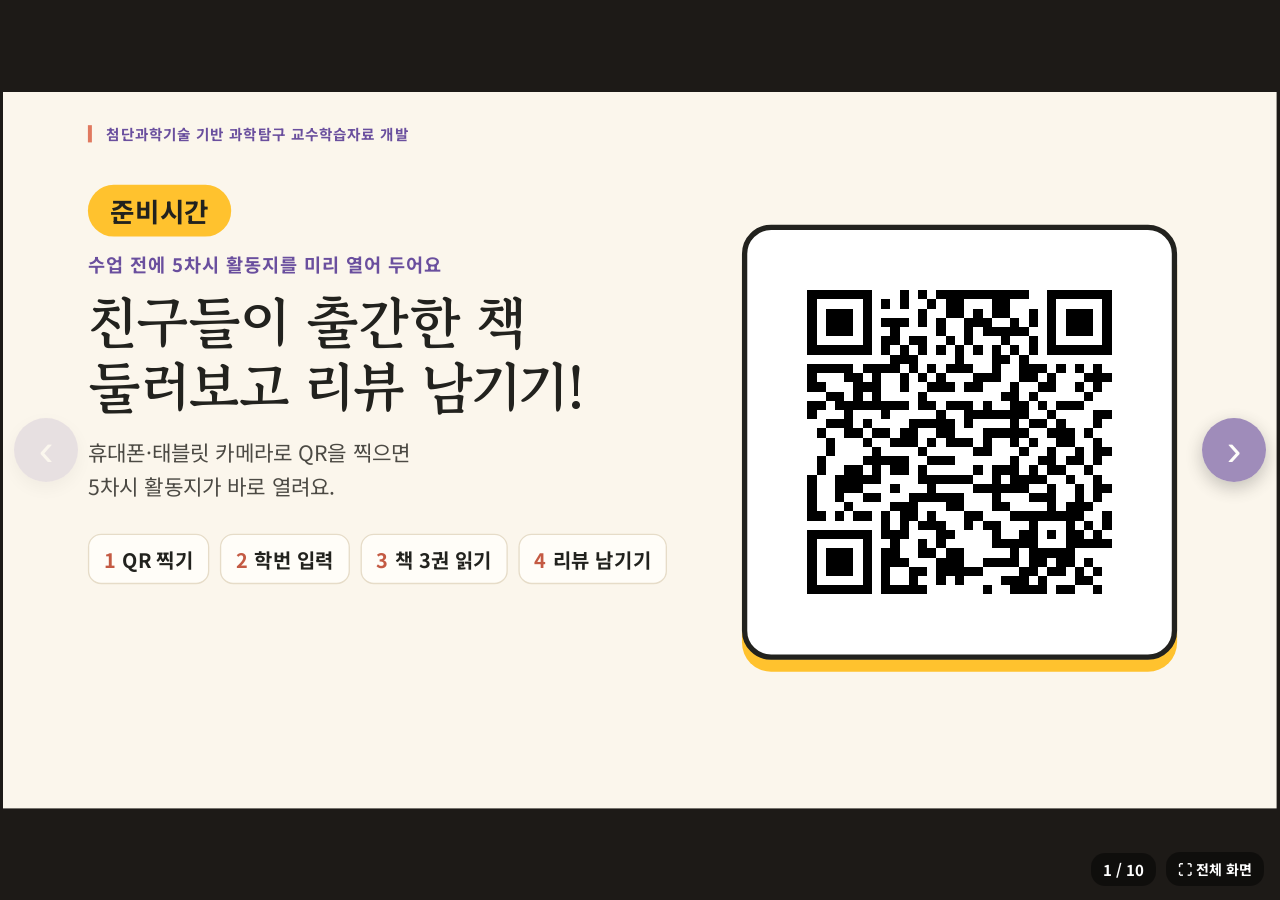
<file: bookfair/index.html>
<!doctype html><html lang="ko"><head><meta charset="utf-8"><base href="/bookfair/">
<meta name="viewport" content="width=device-width,initial-scale=1">
<title>우리가 만드는 디지털 과학책 · 출간 기념 북 페어</title>
<link rel="icon" href="data:image/svg+xml,%3Csvg xmlns='http://www.w3.org/2000/svg' viewBox='0 0 64 64'%3E%3Crect x='10' y='8' width='44' height='48' rx='6' fill='%236A4F9E'/%3E%3Crect x='16' y='8' width='6' height='48' fill='%23E0795F'/%3E%3C/svg%3E">
<link rel="preconnect" href="https://fonts.googleapis.com"><link rel="preconnect" href="https://fonts.gstatic.com" crossorigin>
<link href="https://fonts.googleapis.com/css2?family=Gowun+Batang:wght@400;700&family=Noto+Sans+KR:wght@400;500;700&display=swap" rel="stylesheet">
<link rel="stylesheet" href="deck.css"><link rel="stylesheet" href="player.css"></head><body>
<div id="stage"><section id="qr5" class="cream">
<div class="qrleft">
<p class="prep pop">준비시간</p><p class="eyebrow rise">수업 전에 5차시 활동지를 미리 열어 두어요</p>
<h2 class="rise d1 qrt">친구들이 출간한 책<br>둘러보고 리뷰 남기기!</h2>
<p class="lead rise d2">휴대폰·태블릿 카메라로 QR을 찍으면<br>5차시 활동지가 바로 열려요.</p>
<div class="qrsteps rise d3"><p><b>1</b>QR 찍기</p><p><b>2</b>학번 입력</p><p><b>3</b>책 3권 읽기</p><p><b>4</b>리뷰 남기기</p></div>
</div>
<div class="qrbig pop d2"><img src="assets/qr5.png" alt="5차시 활동지 QR 코드"></div>
</section>
<section id="cover" data-transition="fade">
<svg class="cute" viewBox="0 0 1920 1080" aria-hidden="true"><g transform="translate(1640,190) scale(1.1)"><circle cy="-10" r="46" fill="#FFD84D"/><rect x="-20" y="30" width="40" height="26" rx="8" fill="#9AA3B5"/><rect x="-14" y="56" width="28" height="10" rx="5" fill="#6E7891"/><circle cx="-9.0" cy="-10" r="5" fill="#22221E"/><circle cx="9.0" cy="-10" r="5" fill="#22221E"/><path d="M-7,0 q7,7 14,0" stroke="#22221E" stroke-width="3.5" fill="none" stroke-linecap="round"/><circle cx="-18.0" cy="-1" r="5" fill="#FF9AA2" opacity=".7"/><circle cx="18.0" cy="-1" r="5" fill="#FF9AA2" opacity=".7"/><g stroke="#FFC22E" stroke-width="6" stroke-linecap="round"><line x1="0" y1="-68" x2="0" y2="-80"/><line x1="-54" y1="-48" x2="-62" y2="-56"/><line x1="54" y1="-48" x2="62" y2="-56"/></g></g><g transform="translate(1490,100) scale(0.9)"><path d="M0,-30 l7,23 23,7 -23,7 -7,23 -7,-23 -23,-7 23,-7z" fill="#FFC22E"/></g><g transform="translate(1820,330) scale(0.6)"><path d="M0,-40 L12,-12 L42,-10 L18,10 L26,40 L0,23 L-26,40 L-18,10 L-42,-10 L-12,-12Z" fill="#FFC22E"/><circle cx="-8" cy="4" r="3.5" fill="#22221E"/><circle cx="8" cy="4" r="3.5" fill="#22221E"/><path d="M-5,12 q5,5 10,0" stroke="#22221E" stroke-width="2.5" fill="none"/></g><g transform="translate(1830,120) scale(0.6)"><g fill="none" stroke="#7C5CFF" stroke-width="6"><ellipse rx="60" ry="22"/><ellipse rx="60" ry="22" transform="rotate(60)"/><ellipse rx="60" ry="22" transform="rotate(-60)"/></g><circle r="14" fill="#FF5A5F"/></g><g transform="translate(1500,300) scale(0.6)"><path d="M0,30 C-50,0 -40,-40 0,-18 C40,-40 50,0 0,30Z" fill="#FF8FA3"/></g></svg>
<div class="cover-text">
<p class="eyebrow rise">송례중학교 3학년 과학 · STEP 4 출간 + STEP 5 북 페어</p>
<h1 class="rise d1">우리가 만드는 디지털 과학책</h1>
<p class="lead rise d2">오늘은 드디어 출간하는 날! 작가가 소개하고, 독자가 탐구하는 출간 기념 북 페어</p>
</div>
<img class="cover-img rise d3" src="assets/shelf_row.png" alt="송례중학교 과학 책장, 선생님 예시 책 11권이 꽂힌 나무 책장">

</section>
<section id="journey" class="dark" data-transition="fade">
<video class="video-full" id="jv" src="assets/journey.mp4?v=2" poster="assets/poster.jpg" playsinline preload="metadata"></video><button class="playbtn" id="pb" aria-label="영상 재생">▶ 여정 영상 재생</button><div class="vbar" id="vbar"><button id="vp" aria-label="재생/일시정지">▶</button><span id="vt">0:00</span><input id="vs" type="range" min="0" max="1000" value="0" aria-label="재생 위치"><span id="vd">0:00</span><button id="vr" aria-label="처음부터">↺</button></div><a class="vopen" href="assets/journey.mp4?v=2" target="_blank" rel="noopener">소리가 안 나면 · 영상만 따로 열기 ↗</a>

</section>
<section id="agenda" class="cream" data-transition="fade">
<svg class="cute" viewBox="0 0 1920 1080" aria-hidden="true"><g transform="translate(1480,230) scale(0.9)"><path d="M-30,-60 h60 M-22,-60 v40 l-34,60 a12,12 0 0 0 10,18 h92 a12,12 0 0 0 10,-18 l-34,-60 v-40" fill="#E9FBF4" stroke="#2B8A7B" stroke-width="7" stroke-linejoin="round"/><path d="M-46,30 h92 l10,18 a6,6 0 0 1 -6,10 h-100 a6,6 0 0 1 -6,-10z" fill="#7FD8B6"/><circle cx="-6" cy="10" r="7" fill="#7FD8B6"/><circle cx="12" cy="-6" r="5" fill="#7FD8B6"/><circle cx="-7.0" cy="44" r="5" fill="#22221E"/><circle cx="7.0" cy="44" r="5" fill="#22221E"/><path d="M-7,54 q7,7 14,0" stroke="#22221E" stroke-width="3.5" fill="none" stroke-linecap="round"/><circle cx="-16.0" cy="53" r="5" fill="#FF9AA2" opacity=".7"/><circle cx="16.0" cy="53" r="5" fill="#FF9AA2" opacity=".7"/></g><g transform="translate(1720,220) scale(0.9)"><circle r="44" fill="#FF9F6E"/><ellipse rx="74" ry="18" fill="none" stroke="#C0802E" stroke-width="7" transform="rotate(-18)"/><circle cx="-8.0" cy="-2" r="5" fill="#22221E"/><circle cx="8.0" cy="-2" r="5" fill="#22221E"/><path d="M-7,8 q7,7 14,0" stroke="#22221E" stroke-width="3.5" fill="none" stroke-linecap="round"/><circle cx="-17.0" cy="7" r="5" fill="#FF9AA2" opacity=".7"/><circle cx="17.0" cy="7" r="5" fill="#FF9AA2" opacity=".7"/></g><g transform="translate(1350,130) scale(0.7)"><path d="M0,-30 l7,23 23,7 -23,7 -7,23 -7,-23 -23,-7 23,-7z" fill="#FFC22E"/></g><g transform="translate(300,790) scale(0.55)"><path d="M0,-40 L12,-12 L42,-10 L18,10 L26,40 L0,23 L-26,40 L-18,10 L-42,-10 L-12,-12Z" fill="#FFC22E"/><circle cx="-8" cy="4" r="3.5" fill="#22221E"/><circle cx="8" cy="4" r="3.5" fill="#22221E"/><path d="M-5,12 q5,5 10,0" stroke="#22221E" stroke-width="2.5" fill="none"/></g><g transform="translate(820,790) scale(0.6)"><path d="M0,30 C-50,0 -40,-40 0,-18 C40,-40 50,0 0,30Z" fill="#FF8FA3"/></g><g transform="translate(1320,780) scale(0.7)"><path d="M0,-30 l7,23 23,7 -23,7 -7,23 -7,-23 -23,-7 23,-7z" fill="#FFC22E"/></g><g transform="translate(1800,760) scale(0.7)"><path d="M0,-70 C30,-40 30,10 22,40 H-22 C-30,10 -30,-40 0,-70Z" fill="#fff" stroke="#35649C" stroke-width="7"/><circle cy="-16" r="15" fill="#BFE6F5" stroke="#35649C" stroke-width="5"/><path d="M-22,10 l-22,30 h22z M22,10 l22,30 h-22z" fill="#FF5A5F"/><path d="M-12,44 q12,40 24,0z" fill="#FFC22E"/></g></svg>
<div class="stack">
<p class="eyebrow rise">오늘의 순서</p>
<h2 class="rise d1">출간 기념 북 페어, 이렇게 진행해요</h2>
</div>
<div class="row" style="margin-top:72px">
<div class="card rise d1"><p class="time">도입 · 5분</p><h3>완간 축하</h3><p class="desc">학급 책장 공개, 여정 영상 함께 보기</p></div>
<div class="card hi rise d2"><p class="time">전개 1 · 30분</p><h3>작가와의 만남</h3><p class="desc">모둠 대표 작가가 우리 책을 소개하고 직접 시연</p></div>
<div class="card rise d3"><p class="time">전개 2 · 정리 · 10분</p><h3>북 페어와 돌아보기</h3><p class="desc">친구 책 3권을 골라 조작하고 리뷰 남기기, 나의 여정 돌아보기</p></div>
</div>
<p class="foot rise d5"><b>오늘의 목표</b> · 우리 책에 담은 원리와 변인을 근거로 소개하고, 친구의 책을 탐구하며 리뷰를 남겨요.</p>

</section>
<section id="author" class="cream" data-transition="fade">
<svg class="cute" viewBox="0 0 1920 1080" aria-hidden="true"><g transform="translate(1640,950) scale(0.9)"><path d="M-56,-40 Q0,-62 0,-36 Q0,-62 56,-40 V58 Q0,36 0,60 Q0,36 -56,58Z" fill="#fff" stroke="#6A4F9E" stroke-width="7" stroke-linejoin="round"/><path d="M0,-36 V60" stroke="#6A4F9E" stroke-width="5"/><circle cx="-35.0" cy="2" r="5" fill="#22221E"/><circle cx="-21.0" cy="2" r="5" fill="#22221E"/><path d="M-35,12 q7,7 14,0" stroke="#22221E" stroke-width="3.5" fill="none" stroke-linecap="round"/><circle cx="-44.0" cy="11" r="5" fill="#FF9AA2" opacity=".7"/><circle cx="-12.0" cy="11" r="5" fill="#FF9AA2" opacity=".7"/><circle cx="21.0" cy="2" r="5" fill="#22221E"/><circle cx="35.0" cy="2" r="5" fill="#22221E"/><path d="M21,12 q7,7 14,0" stroke="#22221E" stroke-width="3.5" fill="none" stroke-linecap="round"/><circle cx="12.0" cy="11" r="5" fill="#FF9AA2" opacity=".7"/><circle cx="44.0" cy="11" r="5" fill="#FF9AA2" opacity=".7"/></g><g transform="translate(1440,960) scale(0.8)"><line x1="30" y1="32" x2="66" y2="70" stroke="#8A5A3C" stroke-width="16" stroke-linecap="round"/><circle r="48" fill="#BFE6F5" stroke="#35649C" stroke-width="12"/><circle cx="-9.0" cy="-2" r="5" fill="#22221E"/><circle cx="9.0" cy="-2" r="5" fill="#22221E"/><path d="M-7,8 q7,7 14,0" stroke="#22221E" stroke-width="3.5" fill="none" stroke-linecap="round"/><circle cx="-18.0" cy="7" r="5" fill="#FF9AA2" opacity=".7"/><circle cx="18.0" cy="7" r="5" fill="#FF9AA2" opacity=".7"/></g><g transform="translate(1250,955) scale(0.8)"><g transform="rotate(35)"><rect x="-12" y="-60" width="24" height="90" rx="4" fill="#FFC22E" stroke="#C0802E" stroke-width="4"/><path d="M-12,30 L0,58 L12,30Z" fill="#F3DFAE" stroke="#C0802E" stroke-width="4"/><rect x="-12" y="-72" width="24" height="14" rx="5" fill="#FF8FA3"/></g></g><g transform="translate(300,950) scale(0.8)"><path d="M-30,-60 h60 M-22,-60 v40 l-34,60 a12,12 0 0 0 10,18 h92 a12,12 0 0 0 10,-18 l-34,-60 v-40" fill="#E9FBF4" stroke="#2B8A7B" stroke-width="7" stroke-linejoin="round"/><path d="M-46,30 h92 l10,18 a6,6 0 0 1 -6,10 h-100 a6,6 0 0 1 -6,-10z" fill="#7FD8B6"/><circle cx="-6" cy="10" r="7" fill="#7FD8B6"/><circle cx="12" cy="-6" r="5" fill="#7FD8B6"/><circle cx="-7.0" cy="44" r="5" fill="#22221E"/><circle cx="7.0" cy="44" r="5" fill="#22221E"/><path d="M-7,54 q7,7 14,0" stroke="#22221E" stroke-width="3.5" fill="none" stroke-linecap="round"/><circle cx="-16.0" cy="53" r="5" fill="#FF9AA2" opacity=".7"/><circle cx="16.0" cy="53" r="5" fill="#FF9AA2" opacity=".7"/></g><g transform="translate(520,960) scale(0.7)"><path d="M0,-30 l7,23 23,7 -23,7 -7,23 -7,-23 -23,-7 23,-7z" fill="#FFC22E"/></g><g transform="translate(880,980) scale(0.6)"><path d="M0,-40 L12,-12 L42,-10 L18,10 L26,40 L0,23 L-26,40 L-18,10 L-42,-10 L-12,-12Z" fill="#FFC22E"/><circle cx="-8" cy="4" r="3.5" fill="#22221E"/><circle cx="8" cy="4" r="3.5" fill="#22221E"/><path d="M-5,12 q5,5 10,0" stroke="#22221E" stroke-width="2.5" fill="none"/></g><g transform="translate(1800,960) scale(0.7)"><rect x="-50" y="-34" width="100" height="62" rx="20" fill="#fff" stroke="#1B1E4B" stroke-width="5"/><path d="M-26,26 l-10,24 26,-22" fill="#fff" stroke="#1B1E4B" stroke-width="5" stroke-linejoin="round"/><circle cx="-22" cy="-3" r="7" fill="#FF5A5F"/><circle cx="0" cy="-3" r="7" fill="#FF5A5F"/><circle cx="22" cy="-3" r="7" fill="#FF5A5F"/></g></svg>
<div class="head">
<div class="stack">
<p class="eyebrow rise">작가와의 만남</p>
<h2 class="rise d1">대표 작가 발표, 이렇게 해요</h2>
</div>
<p class="pill pop d2">모둠별 2~3분</p>
</div>
<div class="steps" style="margin-top:56px">
<div class="step rise d1" style="--tone:#2B8A7B"><p class="num">1</p><p class="what">책 제목 · 필명</p><p class="how">우리 책 이름과 공동작가 필명을 소개해요</p></div>
<div class="step rise d2" style="--tone:#C0802E"><p class="num">2</p><p class="what">개발자의 의도</p><p class="how">Talk Log로 정한 역할 · 주제 · 대상 · 기능</p></div>
<div class="step rise d3" style="--tone:#35649C"><p class="num">3</p><p class="what">핵심 원리 · 변인</p><p class="how">다르게 한 조건, 같게 한 조건, 관찰 결과</p></div>
<div class="step rise d4" style="--tone:#6A4F9E"><p class="num">4</p><p class="what">사용 방법 시연</p><p class="how">조건을 바꾸면 결과가 어떻게 달라지는지 직접 보여 줘요</p></div>
</div>

</section>
<section id="lineup" class="luw">
<svg class="cute" viewBox="0 0 1920 1080" aria-hidden="true"><g transform="translate(700,260) scale(0.7)"><path d="M0,-30 l7,23 23,7 -23,7 -7,23 -7,-23 -23,-7 23,-7z" fill="#FFC22E"/></g><g transform="translate(630,180) scale(0.5)"><path d="M0,-40 L12,-12 L42,-10 L18,10 L26,40 L0,23 L-26,40 L-18,10 L-42,-10 L-12,-12Z" fill="#FFC22E"/><circle cx="-8" cy="4" r="3.5" fill="#22221E"/><circle cx="8" cy="4" r="3.5" fill="#22221E"/><path d="M-5,12 q5,5 10,0" stroke="#22221E" stroke-width="2.5" fill="none"/></g></svg>
<div class="luleft"><p class="eyebrow">작가와의 만남</p><h2 class="lut">대표 작가<br>발표 순서</h2><p class="lupill">한 팀 2~3분</p><svg class="luill" viewBox="-50 -10 560 340" aria-hidden="true">
<ellipse cx="230" cy="312" rx="205" ry="14" fill="#EEF0F8"/>
<g transform="translate(0 128) scale(0.9)" fill="none" stroke="#2F5BFF" stroke-width="3"><ellipse cx="0" cy="0" rx="30" ry="11"/><ellipse cx="0" cy="0" rx="30" ry="11" transform="rotate(60)"/><ellipse cx="0" cy="0" rx="30" ry="11" transform="rotate(-60)"/><circle cx="0" cy="0" r="5" fill="#FF5A5F" stroke="none"/></g>
<g transform="translate(470 40)"><circle cx="0" cy="0" r="18" fill="#7C5CFF"/><ellipse cx="0" cy="0" rx="34" ry="9" fill="none" stroke="#FFC22E" stroke-width="4" transform="rotate(-20)"/><circle cx="-6" cy="-6" r="4" fill="#FFFFFF" opacity=".5"/></g>
<g transform="translate(16 236)"><path d="M-10 -34 h20 M-6 -34 v18 l-14 26 a6 6 0 0 0 5 9 h30 a6 6 0 0 0 5 -9 l-14 -26 v-18" fill="#FFFFFF" stroke="#1B1E4B" stroke-width="3" stroke-linejoin="round"/><path d="M-15 4 l7 -12 h16 l7 12 a4 4 0 0 1 -3 5 h-24 a4 4 0 0 1 -3 -5z" fill="#10B48A"/><circle cx="-2" cy="-40" r="3" fill="#10B48A"/><circle cx="6" cy="-48" r="4" fill="#10B48A" opacity=".7"/></g>
<g transform="translate(478 200)" fill="none" stroke-width="3" stroke-linecap="round"><path d="M-10 -40 C 14 -26, -14 -14, 10 0 C 34 14, -14 26, 10 40" stroke="#FF5A5F"/><path d="M10 -40 C -14 -26, 14 -14, -10 0 C -34 14, 14 26, -10 40" stroke="#2F5BFF"/><g stroke="#C9CCE8" stroke-width="2.5"><path d="M-6 -30 H6"/><path d="M-6 -10 H6"/><path d="M-6 10 H6"/><path d="M-6 30 H6"/></g></g>
<g transform="translate(150 22)"><circle cx="0" cy="0" r="11" fill="none" stroke="#10B48A" stroke-width="3.5"/><path d="M8 8 L 18 18" stroke="#10B48A" stroke-width="4" stroke-linecap="round"/></g>

<path d="M30 52 Q 230 82 430 52" fill="none" stroke="#1B1E4B" stroke-width="2.5"/>
<path d="M46 48.4 L70 49.4 L58 70.4 Z" fill="#2F5BFF"/><path d="M86 52.6 L110 53.6 L98 74.6 Z" fill="#FF5A5F"/><path d="M126 55.6 L150 56.6 L138 77.6 Z" fill="#10B48A"/><path d="M166 57.4 L190 58.4 L178 79.4 Z" fill="#FFC22E"/><path d="M206 58.0 L230 59.0 L218 80.0 Z" fill="#7C5CFF"/><path d="M246 57.4 L270 58.4 L258 79.4 Z" fill="#2F5BFF"/><path d="M286 55.6 L310 56.6 L298 77.6 Z" fill="#FF5A5F"/><path d="M326 52.6 L350 53.6 L338 74.6 Z" fill="#10B48A"/><path d="M366 48.4 L390 49.4 L378 70.4 Z" fill="#FFC22E"/>
<rect x="52" y="96" width="10" height="214" rx="3" fill="#1B1E4B"/>
<rect x="398" y="96" width="10" height="214" rx="3" fill="#1B1E4B"/>
<rect x="80" y="120" width="300" height="130" fill="#F4F2FF"/>
<rect x="92" y="176" width="276" height="7" rx="2" fill="#C89B6D"/>
<rect x="92" y="232" width="276" height="7" rx="2" fill="#C89B6D"/>
<rect x="104" y="125" width="16" height="51" rx="2" fill="#2F5BFF"/><rect x="127" y="132" width="20" height="46" rx="2" fill="#2F5BFF" transform="rotate(-10 127 176)"/><rect x="153" y="125" width="20" height="51" rx="2" fill="#2F5BFF"/><rect x="157" y="133" width="12" height="3" rx="1.5" fill="#FFFFFF" opacity=".7"/><rect x="176" y="123" width="22" height="53" rx="2" fill="#10B48A"/><rect x="180" y="131" width="14" height="3" rx="1.5" fill="#FFFFFF" opacity=".7"/><rect x="201" y="126" width="14" height="50" rx="2" fill="#FF5A5F"/><rect x="218" y="126" width="14" height="50" rx="2" fill="#10B48A"/><rect x="235" y="125" width="18" height="51" rx="2" fill="#1B1E4B"/><rect x="239" y="133" width="10" height="3" rx="1.5" fill="#FFFFFF" opacity=".7"/><rect x="256" y="132" width="18" height="44" rx="2" fill="#7C5CFF"/><rect x="260" y="140" width="10" height="3" rx="1.5" fill="#FFFFFF" opacity=".7"/><rect x="277" y="118" width="20" height="58" rx="2" fill="#FF5A5F"/><rect x="281" y="126" width="12" height="3" rx="1.5" fill="#FFFFFF" opacity=".7"/><rect x="300" y="126" width="20" height="50" rx="2" fill="#2F5BFF"/><rect x="304" y="134" width="12" height="3" rx="1.5" fill="#FFFFFF" opacity=".7"/><rect x="323" y="125" width="22" height="51" rx="2" fill="#2F5BFF"/><rect x="327" y="133" width="14" height="3" rx="1.5" fill="#FFFFFF" opacity=".7"/><rect x="104" y="181" width="22" height="51" rx="2" fill="#10B48A"/><rect x="108" y="189" width="14" height="3" rx="1.5" fill="#FFFFFF" opacity=".7"/><rect x="129" y="189" width="22" height="43" rx="2" fill="#FFC22E"/><rect x="133" y="197" width="14" height="3" rx="1.5" fill="#FFFFFF" opacity=".7"/><rect x="154" y="186" width="18" height="46" rx="2" fill="#FFC22E"/><rect x="158" y="194" width="10" height="3" rx="1.5" fill="#FFFFFF" opacity=".7"/><rect x="179" y="190" width="18" height="44" rx="2" fill="#2F5BFF" transform="rotate(-10 179 232)"/><rect x="203" y="182" width="20" height="50" rx="2" fill="#10B48A"/><rect x="207" y="190" width="12" height="3" rx="1.5" fill="#FFFFFF" opacity=".7"/><rect x="226" y="181" width="20" height="51" rx="2" fill="#10B48A"/><rect x="230" y="189" width="12" height="3" rx="1.5" fill="#FFFFFF" opacity=".7"/><rect x="249" y="191" width="16" height="41" rx="2" fill="#FFC22E"/><rect x="268" y="188" width="20" height="44" rx="2" fill="#FF5A5F"/><rect x="272" y="196" width="12" height="3" rx="1.5" fill="#FFFFFF" opacity=".7"/><rect x="291" y="187" width="22" height="45" rx="2" fill="#1B1E4B"/><rect x="295" y="195" width="14" height="3" rx="1.5" fill="#FFFFFF" opacity=".7"/><rect x="316" y="191" width="18" height="41" rx="2" fill="#2F5BFF"/><rect x="320" y="199" width="10" height="3" rx="1.5" fill="#FFFFFF" opacity=".7"/><rect x="337" y="180" width="18" height="52" rx="2" fill="#7C5CFF"/><rect x="341" y="188" width="10" height="3" rx="1.5" fill="#FFFFFF" opacity=".7"/>
<rect x="40" y="86" width="38" height="34" fill="#FF5A5F"/><path d="M40 120 a19 19 0 0 0 38 0 z" fill="#FF5A5F"/><rect x="78" y="86" width="38" height="34" fill="#EEF0F8"/><path d="M78 120 a19 19 0 0 0 38 0 z" fill="#EEF0F8"/><rect x="116" y="86" width="38" height="34" fill="#FF5A5F"/><path d="M116 120 a19 19 0 0 0 38 0 z" fill="#FF5A5F"/><rect x="154" y="86" width="38" height="34" fill="#EEF0F8"/><path d="M154 120 a19 19 0 0 0 38 0 z" fill="#EEF0F8"/><rect x="192" y="86" width="38" height="34" fill="#FF5A5F"/><path d="M192 120 a19 19 0 0 0 38 0 z" fill="#FF5A5F"/><rect x="230" y="86" width="38" height="34" fill="#EEF0F8"/><path d="M230 120 a19 19 0 0 0 38 0 z" fill="#EEF0F8"/><rect x="268" y="86" width="38" height="34" fill="#FF5A5F"/><path d="M268 120 a19 19 0 0 0 38 0 z" fill="#FF5A5F"/><rect x="306" y="86" width="38" height="34" fill="#EEF0F8"/><path d="M306 120 a19 19 0 0 0 38 0 z" fill="#EEF0F8"/><rect x="344" y="86" width="38" height="34" fill="#FF5A5F"/><path d="M344 120 a19 19 0 0 0 38 0 z" fill="#FF5A5F"/><rect x="382" y="86" width="38" height="34" fill="#EEF0F8"/><path d="M382 120 a19 19 0 0 0 38 0 z" fill="#EEF0F8"/>
<rect x="36" y="80" width="388" height="10" rx="4" fill="#1B1E4B"/>
<rect x="160" y="58" width="140" height="34" rx="10" fill="#1B1E4B"/>
<text x="230" y="82" text-anchor="middle" font-family="Noto Sans CJK KR" font-weight="900" font-size="19" fill="#FFC22E" letter-spacing="2">BOOK FAIR</text>
<rect x="64" y="246" width="332" height="14" rx="4" fill="#FFC22E"/>
<rect x="74" y="260" width="312" height="50" fill="#1B1E4B"/>
<path d="M110 285 c 15 -16 30 -16 45 0 s 30 16 45 0 s 30 -16 45 0 s 30 16 45 0 s 30 -16 45 0 s 30 16 45 0" fill="none" stroke="#FFC22E" stroke-width="3.5" stroke-linecap="round"/>
<rect x="96" y="232" width="56" height="12" rx="2" fill="#2F5BFF"/><rect x="100" y="221" width="50" height="11" rx="2" fill="#10B48A"/><rect x="94" y="211" width="52" height="10" rx="2" fill="#FF5A5F"/>
<path d="M230 236 C 214 228, 190 228, 174 233 L 174 246 C 190 241, 214 241, 230 248 Z" fill="#FFFFFF" stroke="#7C5CFF" stroke-width="2"/>
<path d="M230 236 C 246 228, 270 228, 286 233 L 286 246 C 270 241, 246 241, 230 248 Z" fill="#FFFFFF" stroke="#7C5CFF" stroke-width="2"/>
<g transform="translate(330 168) rotate(14)"><rect x="0" y="0" width="26" height="42" rx="13" fill="#1B1E4B"/><g stroke="#3B3F70" stroke-width="2"><path d="M4 14 H22"/><path d="M4 21 H22"/><path d="M4 28 H22"/></g><rect x="10" y="42" width="6" height="34" fill="#1B1E4B"/></g>
<rect x="320" y="242" width="40" height="6" rx="3" fill="#1B1E4B"/>
<g transform="translate(370 118)"><rect x="0" y="0" width="70" height="44" rx="14" fill="#FFFFFF" stroke="#1B1E4B" stroke-width="3"/><path d="M14 42 L 8 58 L 28 43" fill="#FFFFFF" stroke="#1B1E4B" stroke-width="3" stroke-linejoin="round"/><g fill="#FF5A5F"><circle cx="20" cy="22" r="5"/><circle cx="35" cy="22" r="5"/><circle cx="50" cy="22" r="5"/></g></g>

<g fill="#FFC22E"><path d="M440 236 l3 8 8 3 -8 3 -3 8 -3 -8 -8 -3 8 -3z"/></g>
<circle cx="446" cy="110" r="5" fill="#10B48A"/>
</svg></div>
<div class="lulist"><div class="r"><div class="n" style="background:#2F5BFF;color:#fff">1</div><div class="m"><div class="a"><span class="lab">작가</span>고승재 · 김연서</div></div><div class="c">3-4</div></div><div class="r"><div class="n" style="background:#FF5A5F;color:#fff">2</div><div class="m"><div class="a"><span class="lab">작가</span>이우성</div></div><div class="c">3-4</div></div><div class="r"><div class="n" style="background:#10B48A;color:#fff">3</div><div class="m"><div class="a"><span class="lab">작가</span>박준석</div></div><div class="c">3-4</div></div><div class="r"><div class="n" style="background:#FFC22E;color:#1B1E4B">4</div><div class="m"><div class="a"><span class="lab">작가</span>박서영 · 이서준</div></div><div class="c">3-4</div></div><div class="r"><div class="n" style="background:#7C5CFF;color:#fff">5</div><div class="m"><div class="a"><span class="lab">작가</span>이희찬</div></div><div class="c">3-1</div></div><div class="r"><div class="n" style="background:#2F5BFF;color:#fff">6</div><div class="m"><div class="a"><span class="lab">작가</span>김현수</div></div><div class="c">3-1</div></div><div class="r"><div class="n" style="background:#FF5A5F;color:#fff">7</div><div class="m"><div class="a"><span class="lab">작가</span>구은성 · 이예준 · 김윤강 · 임준우</div></div><div class="c">3-2</div></div><div class="r"><div class="n" style="background:#10B48A;color:#fff">8</div><div class="m"><div class="a"><span class="lab">작가</span>제경진 · 이서준 · 박민재</div></div><div class="c">3-2</div></div><div class="r"><div class="n" style="background:#FFC22E;color:#1B1E4B">9</div><div class="m"><div class="a"><span class="lab">작가</span>김태현 · 이서현 · 이호준</div></div><div class="c">3-2</div></div><div class="r"><div class="n" style="background:#7C5CFF;color:#fff">10</div><div class="m"><div class="a"><span class="lab">작가</span>임세훈 · 김범서</div></div><div class="c">3-2</div></div><div class="r"><div class="n" style="background:#2F5BFF;color:#fff">11</div><div class="m"><div class="a"><span class="lab">작가</span>김태은</div></div><div class="c">3-2</div></div></div>
<div class="lufoot"><div>원리와 변인을 찾으며 들어요</div><div>송례중학교 3학년</div></div>
</section>
<section id="mission" class="mission">
<svg class="deco" viewBox="0 0 1920 1080"><g transform="translate(150,900) scale(1.0)"><path d="M-30,-60 h60 M-22,-60 v40 l-34,60 a12,12 0 0 0 10,18 h92 a12,12 0 0 0 10,-18 l-34,-60 v-40" fill="#E9FBF4" stroke="#2B8A7B" stroke-width="7" stroke-linejoin="round"/><path d="M-46,30 h92 l10,18 a6,6 0 0 1 -6,10 h-100 a6,6 0 0 1 -6,-10z" fill="#7FD8B6"/><circle cx="-6" cy="10" r="7" fill="#7FD8B6"/><circle cx="12" cy="-6" r="5" fill="#7FD8B6"/><circle cx="-7.0" cy="44" r="5" fill="#22221E"/><circle cx="7.0" cy="44" r="5" fill="#22221E"/><path d="M-7,54 q7,7 14,0" stroke="#22221E" stroke-width="3.5" fill="none" stroke-linecap="round"/><circle cx="-16.0" cy="53" r="5" fill="#FF9AA2" opacity=".7"/><circle cx="16.0" cy="53" r="5" fill="#FF9AA2" opacity=".7"/></g><g transform="translate(1700,250) scale(1.0)"><g fill="none" stroke="#7C5CFF" stroke-width="6"><ellipse rx="60" ry="22"/><ellipse rx="60" ry="22" transform="rotate(60)"/><ellipse rx="60" ry="22" transform="rotate(-60)"/></g><circle r="14" fill="#FF5A5F"/></g><g transform="translate(1560,140) scale(0.8)"><path d="M0,-40 L12,-12 L42,-10 L18,10 L26,40 L0,23 L-26,40 L-18,10 L-42,-10 L-12,-12Z" fill="#FFC22E"/><circle cx="-8" cy="4" r="3.5" fill="#22221E"/><circle cx="8" cy="4" r="3.5" fill="#22221E"/><path d="M-5,12 q5,5 10,0" stroke="#22221E" stroke-width="2.5" fill="none"/></g><g transform="translate(420,990) scale(0.6)"><path d="M0,-40 L12,-12 L42,-10 L18,10 L26,40 L0,23 L-26,40 L-18,10 L-42,-10 L-12,-12Z" fill="#FFC22E"/><circle cx="-8" cy="4" r="3.5" fill="#22221E"/><circle cx="8" cy="4" r="3.5" fill="#22221E"/><path d="M-5,12 q5,5 10,0" stroke="#22221E" stroke-width="2.5" fill="none"/></g><g transform="translate(1820,620) scale(0.7)"><path d="M0,-40 L12,-12 L42,-10 L18,10 L26,40 L0,23 L-26,40 L-18,10 L-42,-10 L-12,-12Z" fill="#FFC22E"/><circle cx="-8" cy="4" r="3.5" fill="#22221E"/><circle cx="8" cy="4" r="3.5" fill="#22221E"/><path d="M-5,12 q5,5 10,0" stroke="#22221E" stroke-width="2.5" fill="none"/></g><g transform="translate(1780,880) scale(1)"><g stroke-width="7" fill="none" stroke-linecap="round"><path d="M-20,-60 C30,-30 -30,30 20,60" stroke="#FF5A5F"/><path d="M20,-60 C-30,-30 30,30 -20,60" stroke="#2F5BFF"/></g><g stroke="#B9A6DD" stroke-width="5"><line x1="-12" y1="-40" x2="12" y2="-40"/><line x1="-10" y1="0" x2="10" y2="0"/><line x1="-12" y1="40" x2="12" y2="40"/></g></g><g transform="translate(1500,975) scale(1)"><circle r="44" fill="#FF9F6E"/><ellipse rx="74" ry="18" fill="none" stroke="#C0802E" stroke-width="7" transform="rotate(-18)"/><circle cx="-8.0" cy="-2" r="5" fill="#22221E"/><circle cx="8.0" cy="-2" r="5" fill="#22221E"/><path d="M-7,8 q7,7 14,0" stroke="#22221E" stroke-width="3.5" fill="none" stroke-linecap="round"/><circle cx="-17.0" cy="7" r="5" fill="#FF9AA2" opacity=".7"/><circle cx="17.0" cy="7" r="5" fill="#FF9AA2" opacity=".7"/></g><g transform="translate(980,150) scale(0.7)"><path d="M0,30 C-50,0 -40,-40 0,-18 C40,-40 50,0 0,30Z" fill="#FF8FA3"/></g><g transform="translate(960,1000) scale(0.9)"><rect x="-40" y="-30" width="80" height="60" rx="10" fill="#fff" stroke="#E0795F" stroke-width="5"/><path d="M-26,-30 v-10 M-8,-30 v-10 M10,-30 v-10 M28,-30 v-10" stroke="#E0795F" stroke-width="5" stroke-linecap="round"/><path d="M-24,-6 h48 M-24,10 h32" stroke="#CDBFA6" stroke-width="5" stroke-linecap="round"/></g></svg>
<div class="stack"><p class="eyebrow rise">듣는 독자의 미션</p><h2 class="rise d1">발표를 들으며 세 가지를 찾아요</h2></div>
<div class="row mrow">
<div class="card mc rise d1"><svg viewBox="0 0 140 150" class="ico"><circle cx="70" cy="62" r="46" fill="#FFD84D"/><rect x="50" y="102" width="40" height="26" rx="8" fill="#9AA3B5"/><rect x="56" y="128" width="28" height="10" rx="5" fill="#6E7891"/><circle cx="61.0" cy="62" r="5" fill="#22221E"/><circle cx="79.0" cy="62" r="5" fill="#22221E"/><path d="M63,72 q7,7 14,0" stroke="#22221E" stroke-width="3.5" fill="none" stroke-linecap="round"/><circle cx="52.0" cy="71" r="5" fill="#FF9AA2" opacity=".7"/><circle cx="88.0" cy="71" r="5" fill="#FF9AA2" opacity=".7"/><g stroke="#FFC22E" stroke-width="6" stroke-linecap="round"><line x1="70" y1="4" x2="70" y2="-8"/><line x1="16" y1="24" x2="8" y2="16"/><line x1="124" y1="24" x2="132" y2="16"/></g></svg><p class="big">01</p><h3>원리 찾기</h3><p class="desc">이 책에 담긴 핵심 과학 원리는 무엇일까?</p></div>
<div class="card mc rise d2"><svg viewBox="0 0 140 150" class="ico"><line x1="92" y1="96" x2="128" y2="134" stroke="#8A5A3C" stroke-width="16" stroke-linecap="round"/><circle cx="62" cy="64" r="48" fill="#BFE6F5" stroke="#35649C" stroke-width="12"/><circle cx="53.0" cy="62" r="5" fill="#22221E"/><circle cx="71.0" cy="62" r="5" fill="#22221E"/><path d="M55,72 q7,7 14,0" stroke="#22221E" stroke-width="3.5" fill="none" stroke-linecap="round"/><circle cx="44.0" cy="71" r="5" fill="#FF9AA2" opacity=".7"/><circle cx="80.0" cy="71" r="5" fill="#FF9AA2" opacity=".7"/><path d="M36,40 q10,-14 26,-14" stroke="#fff" stroke-width="6" fill="none" stroke-linecap="round"/></svg><p class="big" style="color:#35649C">02</p><h3>변인 찾기</h3><p class="desc">무엇을 다르게 하고, 무엇을 같게 했을까?</p></div>
<div class="card mc rise d3"><svg viewBox="0 0 140 150" class="ico"><path d="M14,30 Q70,8 70,34 Q70,8 126,30 V128 Q70,106 70,130 Q70,106 14,128Z" fill="#fff" stroke="#6A4F9E" stroke-width="7" stroke-linejoin="round"/><path d="M70,34 V130" stroke="#6A4F9E" stroke-width="5"/><circle cx="35.0" cy="72" r="5" fill="#22221E"/><circle cx="49.0" cy="72" r="5" fill="#22221E"/><path d="M35,82 q7,7 14,0" stroke="#22221E" stroke-width="3.5" fill="none" stroke-linecap="round"/><circle cx="26.0" cy="81" r="5" fill="#FF9AA2" opacity=".7"/><circle cx="58.0" cy="81" r="5" fill="#FF9AA2" opacity=".7"/><circle cx="91.0" cy="72" r="5" fill="#22221E"/><circle cx="105.0" cy="72" r="5" fill="#22221E"/><path d="M91,82 q7,7 14,0" stroke="#22221E" stroke-width="3.5" fill="none" stroke-linecap="round"/><circle cx="82.0" cy="81" r="5" fill="#FF9AA2" opacity=".7"/><circle cx="114.0" cy="81" r="5" fill="#FF9AA2" opacity=".7"/><path d="M112,8 l4,10 l10,4 l-10,4 l-4,10 l-4,-10 l-10,-4 l10,-4z" fill="#FFC22E"/></svg><p class="big" style="color:#6A4F9E">03</p><h3>알게 된 것 찾기</h3><p class="desc">이 책으로 새롭게 알게 된 점은 무엇일까?</p></div>
</div>
</section>
<section id="toshelf" class="cream">
<svg class="cute" viewBox="0 0 1920 1080" aria-hidden="true"><g transform="translate(1300,320) scale(0.9)"><rect x="-50" y="-34" width="100" height="62" rx="20" fill="#fff" stroke="#1B1E4B" stroke-width="5"/><path d="M-26,26 l-10,24 26,-22" fill="#fff" stroke="#1B1E4B" stroke-width="5" stroke-linejoin="round"/><circle cx="-22" cy="-3" r="7" fill="#FF5A5F"/><circle cx="0" cy="-3" r="7" fill="#FF5A5F"/><circle cx="22" cy="-3" r="7" fill="#FF5A5F"/></g><g transform="translate(1450,300) scale(0.6)"><path d="M0,30 C-50,0 -40,-40 0,-18 C40,-40 50,0 0,30Z" fill="#FF8FA3"/></g><g transform="translate(220,680) scale(0.9)"><circle r="44" fill="#FF9F6E"/><ellipse rx="74" ry="18" fill="none" stroke="#C0802E" stroke-width="7" transform="rotate(-18)"/><circle cx="-8.0" cy="-2" r="5" fill="#22221E"/><circle cx="8.0" cy="-2" r="5" fill="#22221E"/><path d="M-7,8 q7,7 14,0" stroke="#22221E" stroke-width="3.5" fill="none" stroke-linecap="round"/><circle cx="-17.0" cy="7" r="5" fill="#FF9AA2" opacity=".7"/><circle cx="17.0" cy="7" r="5" fill="#FF9AA2" opacity=".7"/></g><g transform="translate(250,930) scale(0.8)"><path d="M-30,-60 h60 M-22,-60 v40 l-34,60 a12,12 0 0 0 10,18 h92 a12,12 0 0 0 10,-18 l-34,-60 v-40" fill="#E9FBF4" stroke="#2B8A7B" stroke-width="7" stroke-linejoin="round"/><path d="M-46,30 h92 l10,18 a6,6 0 0 1 -6,10 h-100 a6,6 0 0 1 -6,-10z" fill="#7FD8B6"/><circle cx="-6" cy="10" r="7" fill="#7FD8B6"/><circle cx="12" cy="-6" r="5" fill="#7FD8B6"/><circle cx="-7.0" cy="44" r="5" fill="#22221E"/><circle cx="7.0" cy="44" r="5" fill="#22221E"/><path d="M-7,54 q7,7 14,0" stroke="#22221E" stroke-width="3.5" fill="none" stroke-linecap="round"/><circle cx="-16.0" cy="53" r="5" fill="#FF9AA2" opacity=".7"/><circle cx="16.0" cy="53" r="5" fill="#FF9AA2" opacity=".7"/></g><g transform="translate(1700,640) scale(0.9)"><circle cy="-10" r="46" fill="#FFD84D"/><rect x="-20" y="30" width="40" height="26" rx="8" fill="#9AA3B5"/><rect x="-14" y="56" width="28" height="10" rx="5" fill="#6E7891"/><circle cx="-9.0" cy="-10" r="5" fill="#22221E"/><circle cx="9.0" cy="-10" r="5" fill="#22221E"/><path d="M-7,0 q7,7 14,0" stroke="#22221E" stroke-width="3.5" fill="none" stroke-linecap="round"/><circle cx="-18.0" cy="-1" r="5" fill="#FF9AA2" opacity=".7"/><circle cx="18.0" cy="-1" r="5" fill="#FF9AA2" opacity=".7"/><g stroke="#FFC22E" stroke-width="6" stroke-linecap="round"><line x1="0" y1="-68" x2="0" y2="-80"/><line x1="-54" y1="-48" x2="-62" y2="-56"/><line x1="54" y1="-48" x2="62" y2="-56"/></g></g><g transform="translate(1700,900) scale(0.8)"><g fill="none" stroke="#7C5CFF" stroke-width="6"><ellipse rx="60" ry="22"/><ellipse rx="60" ry="22" transform="rotate(60)"/><ellipse rx="60" ry="22" transform="rotate(-60)"/></g><circle r="14" fill="#FF5A5F"/></g><g transform="translate(1560,1000) scale(0.5)"><path d="M0,-40 L12,-12 L42,-10 L18,10 L26,40 L0,23 L-26,40 L-18,10 L-42,-10 L-12,-12Z" fill="#FFC22E"/><circle cx="-8" cy="4" r="3.5" fill="#22221E"/><circle cx="8" cy="4" r="3.5" fill="#22221E"/><path d="M-5,12 q5,5 10,0" stroke="#22221E" stroke-width="2.5" fill="none"/></g><g transform="translate(380,560) scale(0.7)"><path d="M0,-30 l7,23 23,7 -23,7 -7,23 -7,-23 -23,-7 23,-7z" fill="#FFC22E"/></g><g transform="translate(1820,330) scale(0.75)"><path d="M0,-70 C30,-40 30,10 22,40 H-22 C-30,10 -30,-40 0,-70Z" fill="#fff" stroke="#35649C" stroke-width="7"/><circle cy="-16" r="15" fill="#BFE6F5" stroke="#35649C" stroke-width="5"/><path d="M-22,10 l-22,30 h22z M22,10 l22,30 h-22z" fill="#FF5A5F"/><path d="M-12,44 q12,40 24,0z" fill="#FFC22E"/></g></svg>
<div class="stack"><p class="eyebrow rise">STEP 5 · 북 페어</p><h2 class="rise d1">이제 우리 반 책장으로 가 볼까요?</h2></div>
<div class="shelfgo">
<a class="gobtn pop d2" href="https://sci-shelf.netlify.app" target="_blank" rel="noopener">학생 책장 열기 <span>→</span></a>

</div>
<img class="shelfimg rise d3" src="assets/shelf_published.png" alt="3학년 서가에 우리 모둠의 책들이 꽂힌 책장">
<p class="shelfurl rise d4">버튼을 누르면 우리 학교 과학 책장이 열려요</p>
</section><section id="bookfair" data-transition="fade">
<svg class="cute" viewBox="0 0 1920 1080" aria-hidden="true"><g transform="translate(300,960) scale(0.75)"><path d="M-56,-40 Q0,-62 0,-36 Q0,-62 56,-40 V58 Q0,36 0,60 Q0,36 -56,58Z" fill="#fff" stroke="#6A4F9E" stroke-width="7" stroke-linejoin="round"/><path d="M0,-36 V60" stroke="#6A4F9E" stroke-width="5"/><circle cx="-35.0" cy="2" r="5" fill="#22221E"/><circle cx="-21.0" cy="2" r="5" fill="#22221E"/><path d="M-35,12 q7,7 14,0" stroke="#22221E" stroke-width="3.5" fill="none" stroke-linecap="round"/><circle cx="-44.0" cy="11" r="5" fill="#FF9AA2" opacity=".7"/><circle cx="-12.0" cy="11" r="5" fill="#FF9AA2" opacity=".7"/><circle cx="21.0" cy="2" r="5" fill="#22221E"/><circle cx="35.0" cy="2" r="5" fill="#22221E"/><path d="M21,12 q7,7 14,0" stroke="#22221E" stroke-width="3.5" fill="none" stroke-linecap="round"/><circle cx="12.0" cy="11" r="5" fill="#FF9AA2" opacity=".7"/><circle cx="44.0" cy="11" r="5" fill="#FF9AA2" opacity=".7"/></g><g transform="translate(520,970) scale(0.65)"><line x1="30" y1="32" x2="66" y2="70" stroke="#8A5A3C" stroke-width="16" stroke-linecap="round"/><circle r="48" fill="#BFE6F5" stroke="#35649C" stroke-width="12"/><circle cx="-9.0" cy="-2" r="5" fill="#22221E"/><circle cx="9.0" cy="-2" r="5" fill="#22221E"/><path d="M-7,8 q7,7 14,0" stroke="#22221E" stroke-width="3.5" fill="none" stroke-linecap="round"/><circle cx="-18.0" cy="7" r="5" fill="#FF9AA2" opacity=".7"/><circle cx="18.0" cy="7" r="5" fill="#FF9AA2" opacity=".7"/></g><g transform="translate(760,990) scale(0.55)"><path d="M0,-40 L12,-12 L42,-10 L18,10 L26,40 L0,23 L-26,40 L-18,10 L-42,-10 L-12,-12Z" fill="#FFC22E"/><circle cx="-8" cy="4" r="3.5" fill="#22221E"/><circle cx="8" cy="4" r="3.5" fill="#22221E"/><path d="M-5,12 q5,5 10,0" stroke="#22221E" stroke-width="2.5" fill="none"/></g><g transform="translate(940,985) scale(0.6)"><path d="M0,30 C-50,0 -40,-40 0,-18 C40,-40 50,0 0,30Z" fill="#FF8FA3"/></g><g transform="translate(1700,900) scale(0.75)"><circle r="44" fill="#FF9F6E"/><ellipse rx="74" ry="18" fill="none" stroke="#C0802E" stroke-width="7" transform="rotate(-18)"/><circle cx="-8.0" cy="-2" r="5" fill="#22221E"/><circle cx="8.0" cy="-2" r="5" fill="#22221E"/><path d="M-7,8 q7,7 14,0" stroke="#22221E" stroke-width="3.5" fill="none" stroke-linecap="round"/><circle cx="-17.0" cy="7" r="5" fill="#FF9AA2" opacity=".7"/><circle cx="17.0" cy="7" r="5" fill="#FF9AA2" opacity=".7"/></g><g transform="translate(1450,920) scale(0.7)"><g stroke-width="7" fill="none" stroke-linecap="round"><path d="M-20,-60 C30,-30 -30,30 20,60" stroke="#FF5A5F"/><path d="M20,-60 C-30,-30 30,30 -20,60" stroke="#2F5BFF"/></g><g stroke="#B9A6DD" stroke-width="5"><line x1="-12" y1="-40" x2="12" y2="-40"/><line x1="-10" y1="0" x2="10" y2="0"/><line x1="-12" y1="40" x2="12" y2="40"/></g></g><g transform="translate(1250,980) scale(0.6)"><path d="M0,-30 l7,23 23,7 -23,7 -7,23 -7,-23 -23,-7 23,-7z" fill="#FFC22E"/></g></svg>
<div class="stack">
<p class="eyebrow rise">STEP 5 · 북 페어</p>
<h2 class="rise d1">친구들이 출간한 책을 읽어요</h2>
</div>
<div class="row" style="margin-top:56px;align-items:flex-start">
<div class="steps" style="flex:1">
<div class="step rise d1" style="--tone:#2B8A7B"><p class="num">1</p><p class="how" style="color:#22221E;font-weight:700">우리 반 책장 열기</p></div>
<div class="step rise d2" style="--tone:#C0802E"><p class="num">2</p><p class="how" style="color:#22221E;font-weight:700">친구 책 3권 골라 직접 조작</p></div>
<div class="step rise d3" style="--tone:#35649C"><p class="num">3</p><p class="how" style="color:#22221E;font-weight:700">개념 · 기능 · 알게 된 내용 정리</p></div>
<div class="step rise d4" style="--tone:#C45A43"><p class="num">4</p><p class="how" style="color:#22221E;font-weight:700">친구의 책 칭찬 리뷰 남기기</p></div>
</div>
<div class="stack rise d2" style="width:760px;flex:none;gap:20px">
<img class="fair-img" src="assets/shelf_screen.jpg" alt="송례중학교 과학 책장 화면">

</div>
</div>

</section>
<section id="finale">
<svg class="cute" viewBox="0 0 1920 1080" aria-hidden="true"><g transform="translate(180,520) scale(0.8)"><path d="M0,-40 L12,-12 L42,-10 L18,10 L26,40 L0,23 L-26,40 L-18,10 L-42,-10 L-12,-12Z" fill="#FFC22E"/><circle cx="-8" cy="4" r="3.5" fill="#22221E"/><circle cx="8" cy="4" r="3.5" fill="#22221E"/><path d="M-5,12 q5,5 10,0" stroke="#22221E" stroke-width="2.5" fill="none"/></g><g transform="translate(260,740) scale(0.7)"><path d="M0,30 C-50,0 -40,-40 0,-18 C40,-40 50,0 0,30Z" fill="#FF8FA3"/></g><g transform="translate(190,930) scale(0.85)"><circle cy="-10" r="46" fill="#FFD84D"/><rect x="-20" y="30" width="40" height="26" rx="8" fill="#9AA3B5"/><rect x="-14" y="56" width="28" height="10" rx="5" fill="#6E7891"/><circle cx="-9.0" cy="-10" r="5" fill="#22221E"/><circle cx="9.0" cy="-10" r="5" fill="#22221E"/><path d="M-7,0 q7,7 14,0" stroke="#22221E" stroke-width="3.5" fill="none" stroke-linecap="round"/><circle cx="-18.0" cy="-1" r="5" fill="#FF9AA2" opacity=".7"/><circle cx="18.0" cy="-1" r="5" fill="#FF9AA2" opacity=".7"/><g stroke="#FFC22E" stroke-width="6" stroke-linecap="round"><line x1="0" y1="-68" x2="0" y2="-80"/><line x1="-54" y1="-48" x2="-62" y2="-56"/><line x1="54" y1="-48" x2="62" y2="-56"/></g></g><g transform="translate(330,380) scale(0.7)"><path d="M0,-30 l7,23 23,7 -23,7 -7,23 -7,-23 -23,-7 23,-7z" fill="#FFC22E"/></g><g transform="translate(1730,520) scale(0.75)"><g fill="none" stroke="#7C5CFF" stroke-width="6"><ellipse rx="60" ry="22"/><ellipse rx="60" ry="22" transform="rotate(60)"/><ellipse rx="60" ry="22" transform="rotate(-60)"/></g><circle r="14" fill="#FF5A5F"/></g><g transform="translate(1700,780) scale(0.8)"><path d="M-30,-60 h60 M-22,-60 v40 l-34,60 a12,12 0 0 0 10,18 h92 a12,12 0 0 0 10,-18 l-34,-60 v-40" fill="#E9FBF4" stroke="#2B8A7B" stroke-width="7" stroke-linejoin="round"/><path d="M-46,30 h92 l10,18 a6,6 0 0 1 -6,10 h-100 a6,6 0 0 1 -6,-10z" fill="#7FD8B6"/><circle cx="-6" cy="10" r="7" fill="#7FD8B6"/><circle cx="12" cy="-6" r="5" fill="#7FD8B6"/><circle cx="-7.0" cy="44" r="5" fill="#22221E"/><circle cx="7.0" cy="44" r="5" fill="#22221E"/><path d="M-7,54 q7,7 14,0" stroke="#22221E" stroke-width="3.5" fill="none" stroke-linecap="round"/><circle cx="-16.0" cy="53" r="5" fill="#FF9AA2" opacity=".7"/><circle cx="16.0" cy="53" r="5" fill="#FF9AA2" opacity=".7"/></g><g transform="translate(1800,980) scale(0.6)"><path d="M0,-40 L12,-12 L42,-10 L18,10 L26,40 L0,23 L-26,40 L-18,10 L-42,-10 L-12,-12Z" fill="#FFC22E"/><circle cx="-8" cy="4" r="3.5" fill="#22221E"/><circle cx="8" cy="4" r="3.5" fill="#22221E"/><path d="M-5,12 q5,5 10,0" stroke="#22221E" stroke-width="2.5" fill="none"/></g><g transform="translate(1590,380) scale(0.7)"><path d="M0,-30 l7,23 23,7 -23,7 -7,23 -7,-23 -23,-7 23,-7z" fill="#FFC22E"/></g><g transform="translate(1840,330) scale(0.6)"><path d="M0,-70 C30,-40 30,10 22,40 H-22 C-30,10 -30,-40 0,-70Z" fill="#fff" stroke="#35649C" stroke-width="7"/><circle cy="-16" r="15" fill="#BFE6F5" stroke="#35649C" stroke-width="5"/><path d="M-22,10 l-22,30 h22z M22,10 l22,30 h-22z" fill="#FF5A5F"/><path d="M-12,44 q12,40 24,0z" fill="#FFC22E"/></g></svg>
<div class="finale-text">
<p class="eyebrow rise">STEP 1 기획 · 2 집필 · 3 편집과 교정 · 4 출간 · 5 북 페어</p>
<h1 class="pop d1">완간을 축하합니다!</h1>
<p class="lead rise d2">원리를 담아 직접 쓴 우리의 디지털 과학책 · 마지막으로 <b>나의 여정, Talk Log</b>를 돌아봐요</p>
</div>
<img class="finale-img rise d3" src="assets/shelf_published.png" alt="3학년 서가에 우리 모둠의 책들이 꽂힌 책장">

</section>
</div>
<button class="side" id="prev" aria-label="이전 슬라이드">‹</button><button class="side" id="next" aria-label="다음 슬라이드">›</button><nav id="nav"><span id="pg"></span><button id="fs" aria-label="전체 화면">⛶ 전체 화면</button></nav>
<script src="player.js"></script></body></html>
</file>
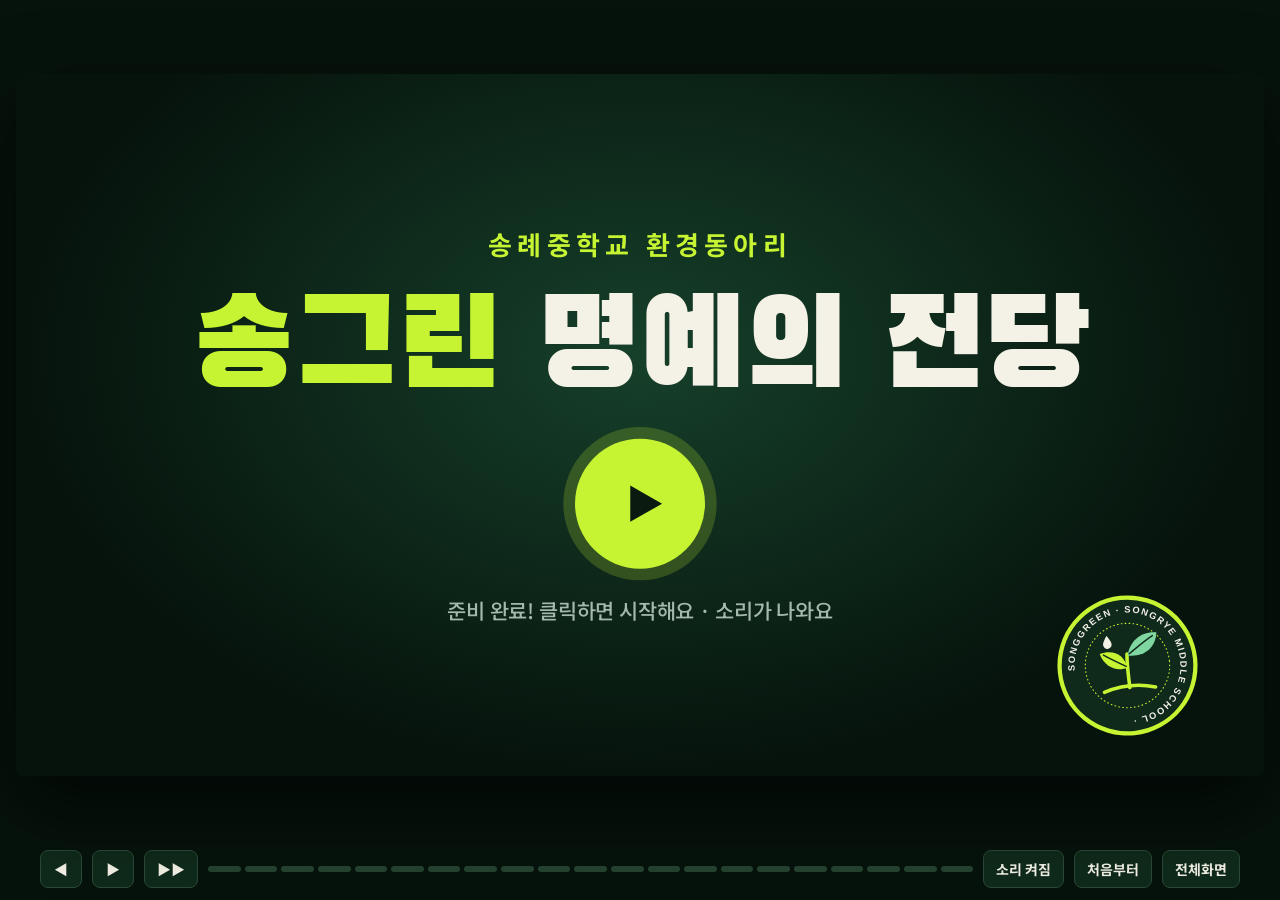
<file: songgreen/index.html>
<!doctype html><html><head><meta charset=utf8><meta name=viewport content="width=device-width,initial-scale=1,viewport-fit=cover"><style>:root{color-scheme:light;box-sizing:border-box;padding-top:env(safe-area-inset-top,0px);padding-bottom:env(safe-area-inset-bottom,0px)}html{scroll-padding-top:env(safe-area-inset-top,0px)}body{margin:0;padding:0;font:14px -apple-system,BlinkMacSystemFont,sans-serif;background:#fff;color:#000}img{max-width:100%}[hidden]:not([hidden=until-found i]){display:none!important}</style></head><body>
<title>송그린 명예의 전당</title>
<meta name="claude:viewport-fit-sides" content="cover">
<link rel="preconnect" href="https://fonts.googleapis.com">
<link rel="stylesheet" href="https://fonts.googleapis.com/css2?family=Black+Han+Sans&family=Noto+Sans+KR:wght@500;700;900&display=swap">
<style>
/* Layout: one 1920×1080 broadcast stage scaled to fit; scenes cut/wiped on a timeline; controls under it. Single dark "auditorium" look. */
:root{
  --night:#06130c;  /* 강당 어둠, 초록빛 */
  --moss:#0f2a1b;
  --lime:#c6f432;   /* 송그린 단체티 색 */
  --gold:#ffcd3c;   /* 상장 금색 */
  --paper:#f4f1e6;
  --ink:#0b1a11;
  --muted:#a4b9ab;
  --display:"Black Han Sans","Noto Sans KR",system-ui,sans-serif;
  --body:"Noto Sans KR",system-ui,sans-serif;
  color-scheme:dark;
}
html,body{height:100%}
body{background:var(--night);color:var(--paper);font-family:var(--body);overflow:hidden;word-break:keep-all}
#wrap{height:100%;display:flex;flex-direction:column;align-items:center;justify-content:center;gap:12px;box-sizing:border-box;background:var(--night);
  padding-left:max(16px,env(safe-area-inset-left,0px));padding-right:max(16px,env(safe-area-inset-right,0px));padding-block:12px}
#wrap:fullscreen{padding:0;gap:0}
#wrap:fullscreen #bar{position:fixed;bottom:0;left:0;right:0;max-width:none;opacity:0;transition:opacity .3s;background:linear-gradient(transparent,#000c);padding:16px 24px 20px;box-sizing:border-box}
#wrap:fullscreen #bar:hover,#wrap:fullscreen #bar:focus-within{opacity:1}
#viewport{position:relative;flex:1 1 auto;width:100%;min-height:0;display:flex;align-items:center;justify-content:center}
#frame{position:relative;overflow:hidden;background:#000;box-shadow:0 30px 80px #000a;border-radius:6px}
#wrap:fullscreen #frame{border-radius:0;box-shadow:none}
#stage{position:absolute;left:0;top:0;width:1920px;height:1080px;transform-origin:0 0;overflow:hidden;background:var(--night)}

.scene{position:absolute;inset:0;visibility:hidden;overflow:hidden}
.scene.live{visibility:visible}
.fill{position:absolute;inset:0;width:100%;height:100%;object-fit:cover}
.shade{position:absolute;inset:0;background:linear-gradient(180deg,#06130c66 0%,#06130c10 40%,#06130cdd 100%)}
.shade.l{background:linear-gradient(90deg,#06130cf2 0%,#06130cc0 45%,#06130c00 85%)}
.disp{font-family:var(--display);font-weight:400;line-height:1;letter-spacing:-.01em}
.lime{color:var(--lime)} .gold{color:var(--gold)}
.kicker{font-weight:700;font-size:38px;letter-spacing:.16em;color:var(--lime)}
.center{position:absolute;inset:0;display:flex;flex-direction:column;align-items:center;justify-content:center;text-align:center;gap:28px}
.grain{position:absolute;inset:0;background:radial-gradient(ellipse at 50% 45%,#16402a 0%,var(--night) 65%)}

/* animation hooks */
.a{opacity:0}
.a.in{animation-fill-mode:both;animation-duration:.6s;animation-timing-function:cubic-bezier(.2,.9,.25,1)}
.a.in[data-a=slam]{animation-name:slam;animation-duration:.55s}
.a.in[data-a=rise]{animation-name:rise}
.a.in[data-a=pop]{animation-name:pop;animation-duration:.5s}
.a.in[data-a=stamp]{animation-name:stamp;animation-duration:.45s}
.a.in[data-a=fade]{animation-name:fade;animation-duration:.8s}
.a.in[data-a=cut]{animation-name:fade;animation-duration:.01s}
.a.in[data-a=left]{animation-name:fromL}
.a.in[data-a=right]{animation-name:fromR}
.a.in[data-a=drop]{animation-name:drop;animation-duration:.7s}
.a.in[data-a=cat]{animation-name:catpop;animation-duration:.8s}
@keyframes slam{0%{opacity:0;transform:scale(3.4);filter:blur(10px)}55%{opacity:1;transform:scale(.93);filter:blur(0)}78%{transform:scale(1.04)}100%{opacity:1;transform:scale(1)}}
@keyframes rise{0%{opacity:0;transform:translateY(50px)}100%{opacity:1;transform:none}}
@keyframes pop{0%{opacity:0;transform:scale(.2)}70%{opacity:1;transform:scale(1.12)}100%{opacity:1;transform:scale(1)}}
@keyframes stamp{0%{opacity:0;transform:rotate(-24deg) scale(3)}70%{opacity:1;transform:rotate(-7deg) scale(.94)}100%{opacity:1;transform:rotate(-8deg) scale(1)}}
@keyframes fade{from{opacity:0}to{opacity:1}}
@keyframes fromL{0%{opacity:0;transform:translateX(-260px) skewX(12deg)}100%{opacity:1;transform:none}}
@keyframes fromR{0%{opacity:0;transform:translateX(260px) skewX(-12deg)}100%{opacity:1;transform:none}}
@keyframes drop{0%{opacity:0;transform:translateY(-120%) rotate(var(--r,0deg))}70%{opacity:1;transform:translateY(4%) rotate(var(--r,0deg))}100%{opacity:1;transform:rotate(var(--r,0deg))}}
@keyframes catpop{0%{opacity:0;transform:translateY(300px) rotate(20deg)}60%{opacity:1;transform:translateY(-30px) rotate(-6deg)}100%{opacity:1;transform:rotate(-4deg)}}
.kb{animation:kb 10s linear both}.kb2{animation:kb2 10s linear both}
@keyframes kb{from{transform:scale(1.04)}to{transform:scale(1.2) translate(-1.5%,-1%)}}
@keyframes kb2{from{transform:scale(1.22) translate(2%,2%)}to{transform:scale(1.04)}}
.scene:not(.live) .kb,.scene:not(.live) .kb2{animation:none}

/* fx */
#flash{position:absolute;inset:0;background:#fff;opacity:0;pointer-events:none;z-index:50}
#flash.go{animation:flash .5s ease-out}
@keyframes flash{0%{opacity:.95}100%{opacity:0}}
#stage.shake{animation:shake .45s cubic-bezier(.36,.07,.19,.97)}
@keyframes shake{10%,90%{transform:var(--base) translate(-6px,3px)}20%,80%{transform:var(--base) translate(12px,-8px)}30%,50%,70%{transform:var(--base) translate(-20px,10px)}40%,60%{transform:var(--base) translate(20px,-6px)}}
#confetti{position:absolute;inset:0;pointer-events:none;z-index:40}
#wipe{position:absolute;inset:0;pointer-events:none;z-index:45}
#wipe i{position:absolute;top:-20%;height:140%;width:70%;transform:skewX(-18deg) translateX(-180%)}
#wipe i:nth-child(1){background:var(--lime);left:0}
#wipe i:nth-child(2){background:var(--night);left:15%}
#wipe.go i:nth-child(1){animation:wipe .7s cubic-bezier(.7,0,.3,1)}
#wipe.go i:nth-child(2){animation:wipe .7s .06s cubic-bezier(.7,0,.3,1)}
@keyframes wipe{0%{transform:skewX(-18deg) translateX(-180%)}100%{transform:skewX(-18deg) translateX(260%)}}
#lines{position:absolute;inset:-20%;z-index:30;pointer-events:none;opacity:0;background:repeating-conic-gradient(from 0deg at 50% 50%,#ffffff1c 0deg 3deg,transparent 3deg 9deg)}
#lines.go{animation:lines .9s ease-out}
@keyframes lines{0%{opacity:1;transform:scale(.6)}100%{opacity:0;transform:scale(1.6)}}
.paused,.paused *{animation-play-state:paused!important}

/* film reel */
#reel{background:#050806}
#reel .fr{position:absolute;left:150px;right:150px;top:70px;bottom:70px;overflow:hidden;background:#000}
#reel .fr img{position:absolute;inset:0;width:100%;height:100%;object-fit:cover;opacity:0}
#reel .fr img.on{opacity:1}
#reel .fr::after{content:"";position:absolute;inset:0;background:radial-gradient(ellipse at center,transparent 55%,#000a 100%);pointer-events:none}
#reel .holes{position:absolute;top:0;bottom:0;width:150px;background:repeating-linear-gradient(180deg,transparent 0 34px,#e9e4d4 34px 74px,transparent 74px 108px);background-size:44px 108px;background-repeat:repeat-y;background-position:center 0}
#reel .holes.l{left:0}#reel .holes.r{right:0}
#reel.jit .holes{animation:holes .12s steps(1) infinite}
@keyframes holes{50%{background-position:center 54px}}
#reel .fno{position:absolute;left:180px;top:90px;font-family:ui-monospace,Menlo,monospace;font-size:30px;color:#ffcd3c;letter-spacing:.1em;text-shadow:0 2px 6px #000;z-index:2}
#reel .rcap{position:absolute;left:150px;right:150px;bottom:70px;padding:60px 70px 56px;background:linear-gradient(transparent,#000d 45%);z-index:2;display:flex;flex-direction:column;gap:18px}
#reel .rt{font-size:130px;color:var(--paper);text-shadow:0 8px 30px #000;line-height:1.05}
#reel .rs{font-weight:900;font-size:40px;color:var(--lime);letter-spacing:.04em;text-shadow:0 2px 10px #000}
#reel .rcap.go .rt{animation:slam .5s cubic-bezier(.2,.9,.25,1) both}
#reel .rcap.go .rs{animation:rise .5s .15s both}
.aw-list{position:absolute;left:140px;right:140px;top:80px;display:flex;flex-direction:column;gap:30px}
.aw{display:flex;align-items:center;gap:34px}
.aw .n{flex:none;font-family:var(--display);font-size:46px;color:transparent;-webkit-text-stroke:2px var(--lime);width:80px}
.aw .t{font-family:var(--display);font-size:58px;color:var(--paper);line-height:1.1;white-space:nowrap}
.aw .t small{display:block;font-family:var(--body);font-weight:700;font-size:30px;color:var(--lime);letter-spacing:.06em;margin-bottom:6px}
.aw-all{position:absolute;right:140px;bottom:60px;font-size:120px;color:var(--paper)}
.aw-all span{color:var(--lime)}
/* intro */
.s-title{font-size:330px;color:var(--lime);text-shadow:0 0 80px #c6f43255,0 12px 0 #0a2a16}
.cat{position:absolute;right:110px;bottom:80px;width:260px}
.medals{display:flex;gap:34px}
.medal{width:150px;height:150px;border-radius:50%;background:radial-gradient(circle at 35% 30%,#ffe78a,var(--gold) 55%,#b98a10);display:grid;place-items:center;font-family:var(--display);font-size:96px;color:var(--ink);box-shadow:0 10px 0 #7a5a06,0 20px 40px #0008}

/* award chapter card */
.ch-bg{filter:blur(10px) brightness(.32) saturate(.7);transform:scale(1.12)}
.one{position:absolute;left:90px;top:50%;margin-top:-300px;font-size:520px;line-height:.85;color:transparent;-webkit-text-stroke:6px var(--lime);white-space:nowrap}
.one sub{font-size:.42em;vertical-align:baseline;margin-left:.04em;color:var(--paper);text-shadow:0 10px 0 #0008}
.ch{position:absolute;left:880px;right:100px;top:50%;transform:translateY(-50%);display:flex;flex-direction:column;gap:26px}
.ch .ord{font-family:var(--display);font-size:56px;color:var(--lime)}
.ch .name{font-family:var(--display);font-size:104px;line-height:1.08;color:var(--paper);text-wrap:balance}
.ch .meta{font-size:34px;font-weight:700;color:var(--muted);line-height:1.5}

/* award photo scene */
.award{position:absolute;right:100px;top:90px;display:flex;flex-direction:column;align-items:flex-end;gap:26px}
.badge{display:inline-block;font-family:var(--display);background:var(--gold);color:var(--ink);padding:24px 56px 18px;border-radius:14px;box-shadow:0 8px 0 #a77d0e,0 20px 40px #000a;font-size:84px;line-height:1;padding:18px 40px 12px}
.minister{display:inline-block;font-family:var(--display);font-size:40px;background:var(--paper);color:var(--ink);padding:16px 34px 10px;border-radius:999px;box-shadow:0 8px 0 #0007}
.money{font-family:var(--display);font-size:100px;color:var(--paper);font-variant-numeric:tabular-nums;text-shadow:0 6px 30px #000;text-align:right}
.money small{font-family:var(--body);font-weight:700;font-size:36px;color:var(--gold);display:block;margin-bottom:8px;letter-spacing:.14em}
.credit{position:absolute;left:100px;bottom:70px;font-size:30px;color:var(--paper);opacity:.88;font-weight:500;text-shadow:0 2px 10px #000}

.polar{position:absolute;background:#fff;padding:22px 22px 90px;box-shadow:0 30px 70px #000c;--r:0deg;box-sizing:border-box}
.polar img{display:block;width:100%;height:100%;object-fit:cover}
.polar b{position:absolute;left:0;right:0;bottom:22px;text-align:center;font-family:var(--display);color:var(--ink);font-size:44px;font-weight:400}

.real{position:absolute;left:100px;top:110px;width:860px;display:flex;flex-direction:column;gap:30px}
.real .big{font-family:var(--display);font-size:120px;line-height:1.08;color:var(--paper);text-wrap:balance}
.real .sub{font-size:38px;font-weight:700;line-height:1.5;color:var(--paper)}
.real .sub em{font-style:normal;color:var(--lime)}

.type{font-family:var(--display);font-size:150px;color:var(--paper);min-height:1.1em}
.type .caret{display:inline-block;width:.08em;height:.85em;background:var(--lime);margin-left:.06em;vertical-align:-.05em;animation:blink .6s steps(1) infinite}
@keyframes blink{50%{opacity:0}}

.chap{position:absolute;left:110px;bottom:140px;right:110px;display:flex;flex-direction:column;gap:26px}
.chap .t{font-size:118px;color:var(--paper)}
.chap .d{font-size:40px;font-weight:700;color:var(--paper);letter-spacing:.02em}

.stat-row{position:absolute;left:110px;bottom:100px;display:flex;gap:26px;flex-wrap:wrap;max-width:1100px}
.chip{background:var(--paper);color:var(--ink);border-radius:999px;padding:22px 40px 18px;font-family:var(--display);font-size:52px;box-shadow:0 10px 0 #0006}
.chip b{color:#1d6b33;font-weight:400}
.quote{position:absolute;left:110px;top:140px;width:1050px;font-family:var(--display);font-size:118px;line-height:1.12;color:var(--paper)}
.poster-wrap{position:absolute;right:-60px;top:-80px;width:900px;height:1250px;transform:rotate(4deg);box-shadow:-30px 30px 80px #000;overflow:hidden}
.poster-wrap img{width:100%;height:100%;object-fit:cover;object-position:30% 30%}

.count{font-family:var(--display);font-size:620px;color:var(--paper);position:absolute;inset:0;display:flex;align-items:center;justify-content:center;opacity:0}
.count.in{animation:countin .9s cubic-bezier(.2,.9,.25,1) both}
@keyframes countin{0%{opacity:0;transform:scale(2.6)}25%{opacity:1;transform:scale(1)}80%{opacity:1;transform:scale(.9)}100%{opacity:0;transform:scale(.7)}}

.rays{position:absolute;left:50%;top:50%;width:3200px;height:3200px;margin:-1600px 0 0 -1600px;background:repeating-conic-gradient(from 0deg,#ffcd3c33 0deg 8deg,transparent 8deg 20deg)}
.rays.in{animation:spin 18s linear infinite,fade 1s both}
@keyframes spin{to{transform:rotate(360deg)}}
.glow{position:absolute;inset:0;background:radial-gradient(circle at 50% 46%,#ffcd3c55 0%,transparent 45%)}
.daesang{font-size:200px;color:var(--gold);text-shadow:0 10px 0 #8a6408,0 0 80px #ffcd3c88;line-height:.9}
.no1{position:absolute;right:110px;top:90px;font-family:var(--display);font-size:64px;color:var(--ink);background:var(--lime);padding:18px 44px 10px;border-radius:12px;border:8px solid var(--ink)}
.under{font-weight:900;font-size:52px;color:var(--paper)}

.person{font-size:200px;color:var(--paper);line-height:1}
.person small{font-family:var(--body);font-weight:700;font-size:40px;color:var(--lime);display:block;margin-bottom:14px;letter-spacing:.12em}
.teacher{display:inline-block;background:var(--gold);color:var(--ink);font-family:var(--display);font-size:60px;padding:22px 40px 16px;border-radius:14px}

.hof-title{position:absolute;top:70px;left:0;right:0;text-align:center;font-size:118px;color:var(--paper)}
.hof-sub{position:absolute;top:210px;left:0;right:0;text-align:center;font-weight:900;font-size:40px;color:var(--gold);letter-spacing:.06em}
.hof{position:absolute;left:80px;right:80px;top:300px;bottom:80px;display:grid;grid-template-columns:repeat(5,1fr);gap:28px}
.card{position:relative;border-radius:18px;overflow:hidden;background:var(--moss);display:flex;flex-direction:column}
.card .ph{height:330px;flex:none}
.card .ph img{width:100%;height:100%;object-fit:cover}
.card .tx{padding:22px 24px 24px;display:flex;flex-direction:column;gap:10px;flex:1}
.card .when{font-weight:700;font-size:24px;color:var(--muted);letter-spacing:.04em}
.card .what{font-weight:700;font-size:27px;line-height:1.35;color:var(--paper);flex:1}
.card .prize{font-family:var(--display);font-size:40px;color:var(--gold);line-height:1}
.card .mn{font-weight:700;font-size:22px;color:var(--lime)}
.card.mys{background:#1a1a08;border:4px dashed var(--gold);align-items:center;justify-content:center;text-align:center;gap:16px}
.card.mys .q{font-family:var(--display);font-size:260px;color:var(--gold);line-height:.9}
.card.mys .qt{font-weight:900;font-size:30px;color:var(--paper)}
.card .tag{position:absolute;top:16px;left:16px;font-family:var(--display);font-size:46px;background:var(--gold);color:var(--ink);padding:8px 20px 2px;border-radius:10px;box-shadow:0 6px 0 #7a5a06}

.outro-t{font-size:240px;color:var(--lime);text-shadow:0 12px 0 #0a2a16,0 0 60px #000}
.outro-s{font-weight:900;font-size:58px;color:var(--paper);text-shadow:0 4px 20px #000}

/* start + controls */
#start{position:absolute;inset:0;z-index:60;display:flex;flex-direction:column;align-items:center;justify-content:center;gap:40px;background:radial-gradient(ellipse at 50% 40%,#16402a 0%,var(--night) 70%);cursor:pointer}
#start[hidden]{display:none}
#start .k{font-weight:700;font-size:40px;letter-spacing:.2em;color:var(--lime)}
#start h1{margin:0;font-family:var(--display);font-weight:400;font-size:190px;color:var(--paper);line-height:1}
#start h1 span{color:var(--lime)}
#start .play{width:200px;height:200px;border-radius:50%;background:var(--lime);display:grid;place-items:center;box-shadow:0 0 0 18px #c6f43233;transition:transform .2s}
#start:hover .play{transform:scale(1.07)}
#start .play svg{width:84px;height:84px;margin-left:12px;fill:var(--ink)}
#start .hint{font-size:32px;color:var(--muted);font-weight:500}
#start img{position:absolute;right:100px;bottom:60px;width:220px;transform:rotate(-6deg)}
.mosaic{position:absolute;inset:-60px;display:grid;grid-template-columns:repeat(6,1fr);grid-auto-rows:300px;gap:10px;transform:rotate(-4deg)}
.mosaic img{width:100%;height:100%;object-fit:cover}
.scene.live .mosaic{animation:drift 14s linear both}
@keyframes drift{from{transform:rotate(-4deg) translateY(0)}to{transform:rotate(-4deg) translateY(-120px)}}
.omark{position:absolute;left:50%;top:120px;width:280px;margin-left:-140px}
#outro .outro-t{font-size:190px;white-space:nowrap}
#bar{display:flex;align-items:center;gap:10px;width:100%;max-width:1200px;flex-wrap:wrap;flex:none}
#bar button{font:700 14px var(--body);color:var(--paper);background:var(--moss);border:1px solid #2b4a37;border-radius:8px;height:38px;min-width:42px;padding:0 12px;cursor:pointer}
#bar button:hover{border-color:var(--lime)}
#bar button:focus-visible{outline:2px solid var(--lime);outline-offset:2px}
#segs{flex:1 1 220px;display:flex;gap:4px;min-width:0;height:38px;align-items:center}
#segs i{flex:1;height:6px;border-radius:3px;background:#24402f;position:relative;overflow:hidden;cursor:pointer}
#segs i b{position:absolute;inset:0;width:0;background:var(--lime)}
#segs i.done b{width:100%}
@media (prefers-reduced-motion:reduce){#stage.shake{animation:none}.kb,.kb2,.rays.in{animation:none!important}}
</style>

<div id="wrap">
<div id="viewport"><div id="frame"><div id="stage">

  <section class="scene" id="intro">
    <div class="grain"></div>
    <div class="center" style="gap:34px">
      <div class="kicker a" data-a="rise" data-s="0">송례중학교 환경동아리</div>
      <div class="disp s-title a" data-a="slam" data-s="1">송그린</div>
      <div class="a" data-a="rise" data-s="2" style="font-size:44px;font-weight:700">지구를 위해 움직이는 동아리</div>
    </div>
    <img class="cat a" data-a="cat" data-s="3" src="media/mark.svg" alt="송그린 마크">
  </section>

  <section class="scene" id="awards">
    <div class="grain" style="background:var(--night)"></div>
    <div class="aw-list" id="awlist"></div>
    <div class="disp aw-all a" data-a="slam" data-s="6">송그린이 <span>함께</span> 해낸 일</div>
  </section>

  <section class="scene" id="reel">
    <div class="holes l"></div><div class="holes r"></div>
    <div class="fr" id="reelfr"></div>
    <div class="fno" id="fno">SONGGREEN 2026 · 01 / 09</div>
    <div class="rcap" id="rcap"><div class="rs" id="rs"></div><div class="disp rt" id="rt"></div></div>
  </section>

  <!-- 롯데월드: 실제 운영 -->
  <section class="scene" id="real" data-after="lw">
    <div class="grain"></div>
    <div class="real">
      <div class="kicker a" data-a="rise" data-s="0">그리고 진짜 놀라운 사실</div>
      <div class="big a" data-a="left" data-s="1">우리 제안서가<br><span class="lime">롯데월드에서<br>실제로 운영됐다!</span></div>
      <div class="sub a" data-a="rise" data-s="3"><em>매직에코 에이전트: 잃어버린 색을 찾아서</em><br>QR로 미션을 풀며 놀이공원을 도는<br>몰입형 기후행동 스탬프 투어</div>
    </div>
    <div class="polar a" data-a="drop" data-s="2" style="right:120px;top:90px;width:820px;height:700px;--r:3deg"><img src="media/lw_booth.jpg?v=7" alt="롯데월드 운영 부스"><b>실제 운영 현장</b></div>
    <div class="polar a" data-a="drop" data-s="4" style="right:760px;top:560px;width:330px;height:470px;--r:-6deg"><img src="media/lw_qr.jpg?v=7" alt="QR 미션 카드" style="object-position:50% 40%"><b>QR 미션</b></div>
  </section>

  <section class="scene" id="hof">
    <div class="grain"></div>
    <div class="disp hof-title a" data-a="slam" data-s="0">송그린이 <span class="lime">함께 걸어온 길</span></div>
    <div class="hof-sub a" data-a="rise" data-s="1">모든 상은 송그린 모두의 것 &nbsp;·&nbsp; 그리고 2026년…</div>
    <div class="hof" id="hofgrid"></div>
  </section>

  <!-- 피날레 도입 -->
  <section class="scene" id="andthen">
    <div class="grain" style="background:var(--night)"></div>
    <div class="center">
      <div class="type" id="typer"></div>
      <div class="disp a" data-a="slam" data-s="1" style="font-size:250px;color:var(--lime)">2026. 10</div>
    </div>
  </section>

  <section class="scene" id="eco">
    <img class="fill kb" src="media/hall.jpg?v=7" alt="">
    <div class="shade"></div>
    <div class="chap">
      <div class="kicker a" data-a="left" data-s="0">2026. 10. 24 · 국립생태원 생태교육관</div>
      <div class="disp t a" data-a="left" data-s="1">제10회 국립생태원<br>생태동아리 탐구대회</div>
      <div class="d a" data-a="rise" data-s="2">송그린의 박현정 · 최영현, 팀 물새풀로 출전</div>
    </div>
  </section>

  <section class="scene" id="research">
    <div class="grain"></div>
    <div class="poster-wrap a" data-a="right" data-s="0"><img class="kb2" src="media/poster.jpg?v=7" alt="탐구 포스터"></div>
    <div class="shade l"></div>
    <div class="quote">
      <div class="kicker a" data-a="rise" data-s="0" style="margin-bottom:26px">우리 동네 하천, 장지천·창곡천</div>
      <div class="a" data-a="left" data-s="1">지켜야 할 습지는</div>
      <div class="lime a" data-a="left" data-s="2">가까이에 있었다</div>
    </div>
    <div class="stat-row">
      <div class="chip a" data-a="pop" data-s="3"><b>2년</b>의 탐구</div>
      <div class="chip a" data-a="pop" data-s="4">생물 기록 <b>116건</b></div>
      <div class="chip a" data-a="pop" data-s="5">교내 설문 <b>230명</b></div>
      <div class="chip a" data-a="pop" data-s="6">AI·GPS 생물기록 <b>웹앱 직접 개발</b></div>
    </div>
  </section>

  <section class="scene" id="drum">
    <img class="fill" src="media/handing.jpg?v=7" alt="" style="filter:blur(14px) brightness(.35);transform:scale(1.1)">
    <div class="center"><div class="disp a" data-a="slam" data-s="0" style="font-size:200px">결과는…?</div></div>
    <div class="count" data-s="1">3</div>
    <div class="count" data-s="2">2</div>
    <div class="count" data-s="3" style="color:var(--lime)">1</div>
  </section>

  <section class="scene" id="grand">
    <div class="grain" style="background:radial-gradient(circle at 50% 46%,#2a2a08 0%,var(--night) 70%)"></div>
    <div class="rays a" data-s="0"></div>
    <div class="glow"></div>
    <div class="center" style="gap:40px">
      <div class="disp daesang a" data-a="slam" data-s="0">대상</div>
      <div class="under a" data-a="rise" data-s="1">제10회 국립생태원 생태동아리 탐구대회</div>
    </div>
    <div class="no1 a" data-a="stamp" data-s="2">송그린의 다섯 번째 발자국</div>
  </section>

  <section class="scene" id="grandphoto">
    <img class="fill kb" src="media/handing.jpg?v=7" alt="대상 시상 사진" style="object-position:50% 70%">
    <div class="shade"></div>
    <div class="award">
      <div class="badge a" data-a="stamp" data-s="0">대상</div>
      <div class="minister a" data-a="pop" data-s="1">기후에너지환경부 장관상</div>
    </div>
    <div class="credit a" data-a="fade" data-s="1">주최 국립생태원 · 후원 기후에너지환경부</div>
  </section>

  <section class="scene" id="winners">
    <div class="grain"></div>
    <div class="polar a" data-a="drop" data-s="0" style="left:110px;top:120px;width:880px;height:760px;--r:-3deg"><img src="media/heart.jpg?v=7" alt="수상자 두 사람" style="object-position:50% 30%"><b>팀 물새풀</b></div>
    <div style="position:absolute;left:1100px;top:160px;display:flex;flex-direction:column;gap:64px">
      <div class="disp person a" data-a="right" data-s="1"><small>대상 수상</small>박현정</div>
      <div class="disp person a" data-a="right" data-s="2"><small>대상 수상</small>최영현</div>
      <div class="a" data-a="pop" data-s="3"><span class="teacher">송그린 모두가 함께 만든 상</span></div>
    </div>
  </section>


  <section class="scene" id="outro">
    <div class="mosaic" id="mosaic"></div>
    <div class="shade" style="background:radial-gradient(ellipse at 50% 55%,#06130cf2 0%,#06130cc8 45%,#06130c88 100%)"></div>
    <img class="omark a" data-a="pop" data-s="0" src="media/mark.svg" alt="송그린 마크">
    <div style="position:absolute;left:0;right:0;bottom:110px;display:flex;flex-direction:column;align-items:center;gap:20px;text-align:center">
      <div class="outro-s a" data-a="rise" data-s="0" style="font-size:44px;color:var(--lime)">송례중학교 환경동아리</div>
      <div class="disp outro-t a" data-a="slam" data-s="1">송그린은 계속된다</div>
      <div class="outro-s a" data-a="rise" data-s="2">다음 이야기의 주인공을 기다려요</div>
    </div>
  </section>

  <div id="lines"></div>
  <canvas id="confetti" width="1920" height="1080"></canvas>
  <div id="wipe"><i></i><i></i></div>
  <div id="flash"></div>

  <div id="start" role="button" tabindex="0" aria-label="재생">
    <div class="k">송례중학교 환경동아리</div>
    <h1><span>송그린</span> 명예의 전당</h1>
    <div class="play"><svg viewBox="0 0 24 24"><path d="M6 4l14 8-14 8z"/></svg></div>
    <div class="hint">클릭하면 시작해요 · 소리가 나와요</div>
    <img src="media/mark.svg" alt="">
  </div>
</div></div></div>

<div id="bar">
  <button id="bPrev" aria-label="이전 장면">◀</button>
  <button id="bPlay" aria-label="재생/일시정지">▶</button>
  <button id="bNext" aria-label="다음 장면">▶▶</button>
  <div id="segs"></div>
  <button id="bMute">소리 켜짐</button>
  <button id="bRe">처음부터</button>
  <button id="bFs">전체화면</button>
</div>
</div>

<script>
(()=>{
const $=(s,r=document)=>r.querySelector(s), $$=(s,r=document)=>[...r.querySelectorAll(s)];
const stage=$('#stage'),frame=$('#frame'),viewport=$('#viewport');
const reduce=matchMedia('(prefers-reduced-motion: reduce)').matches;

/* ---- 수상 데이터 (사진 속 현수막·상장 기준) ---- */
const AWARDS=[
 {id:'p24',ord:'송그린의 발자국 · 하나',no:'01',date:'2024. 11. 25',name:'2024 푸른하늘지킴이<br>우수활동 동아리 발표대회',short:'2024 푸른하늘지킴이 우수활동 동아리 발표대회',
  meta:'서울교육대학교 컨벤션홀<br>주최 환경부 수도권대기환경청 · 한국환경교육협회',prize:'최우수상',minister:'환경부 장관상',
  bg:'media/p24_wall.jpg?v=7',video:'media/v_wall24.mp4?v=7',photo:'media/p24_group.jpg?v=7',pos:'50% 40%'},
 {id:'p25',ord:'송그린의 발자국 · 둘',no:'02',date:'2025. 11. 25',name:'2025 푸른하늘 지킴이<br>우수활동 동아리 발표대회',short:'2025 푸른하늘 지킴이 우수활동 동아리 발표대회',
  meta:'서울교육대학교 컨벤션홀<br>주최 기후에너지환경부 수도권대기환경청 · 한국환경교육협회',prize:'최우수상',minister:'기후에너지환경부 장관상',
  bg:'media/p25_seats.jpg?v=7',photo:'media/p25_group.jpg?v=7',pos:'50% 45%'},
 {id:'lw',ord:'송그린의 발자국 · 셋',no:'03',date:'2025',name:'2025 청소년 기후행동<br>오픈 이노베이션',short:'2025 청소년 기후행동 오픈 이노베이션',
  meta:'팀 매직에코<br>환경부 · 한국환경보전원 · 롯데월드',prize:'대상',minister:'기후에너지환경부 장관상',
  bg:'media/lw_stage.jpg?v=7',photo:'media/lw_daesang.jpg?v=7',pos:'50% 40%'},
 {id:'dow',ord:'송그린의 발자국 · 넷',no:'04',date:'2026. 01. 21',name:'2025 지속가능발전<br>동아리 콘테스트',short:'2025 지속가능발전 동아리 콘테스트',
  meta:'서울 동자아트홀<br>주최 한국환경교육협회 · 후원 Dow',prize:'최우수상',minister:null,
  bg:'media/present.jpg?v=7',video:'media/v_stage.mp4?v=7',photo:'media/group2025.jpg?v=7',pos:'50% 50%'},
];
const HOF=AWARDS.map(a=>({date:a.date,what:a.short,prize:a.prize,mn:a.minister||'Dow 후원',img:a.photo,pos:a.pos}));
/* 필름 몽타주 사진: 활동 사진을 더 받으면 여기에 추가 */
const F=(n,k)=>Array.from({length:k},(_,i)=>`f_${n}_${['0.5','1.8','3.2'][i]}`);
const REEL=[
 {t:'하천 생물다양성 탐사',s:'장지천 · 창곡천',i:['a_stream','a_sample','f_8555','a_ducks','a_grass','a_stream2','a_app1','a_app2','a_app3','a_gallery']},
 {t:'습지 플랑크톤 탐구',s:'국립생태원 습지 현장',i:['a_net1','a_net2','trio','hall']},
 {t:'학교 열섬 측정',s:'적외선 온도계로 그린 우리 학교 온도 지도',i:['a_trees','a_field','a_clip','a_map']},
 {t:'컬러풀스쿨',s:'생물자원관과 함께하는 자생식물 관찰',i:['a_bee',...F('1814',3),'a_soil']},
 {t:'수분매개자 정원',s:'벌과 나비가 찾아오는 학교 정원',i:['a_garden','a_soilpot']},
 {t:'씨앗나눔',s:"2026 생태전환교육 '미래가 더 미래에게'",i:['a_seedbooth','a_seedbags','a_seedkid',...F('6167',3),...F('6168',3),...F('5428',2),...F('5438',3),...F('5418',3)]},
 {t:'스마트팜 탐방',s:'미래 농업 현장을 직접 보다',i:[...F('5029',3),...F('5030',3),...F('5020',3),...F('5048',2)]},
 {t:'K-STEM 사이언스&에코 컨퍼런스',s:'자원순환교육 · 생물다양성 강연 · 송례 UN SDGs 환경 포럼',i:['a_recycle','a_lecture','f_1534','a_forum','a_mun']},
 {t:'탐구 전시회',s:'우리의 탐구를 이웃과 함께',i:['a_setup','a_booth','a_festival']}
];

/* build award scenes */
const anchor=$('#real');
AWARDS.forEach(a=>{
  const c=document.createElement('section');c.className='scene';c.id=a.id+'-c';
  c.innerHTML=`<img class="fill ch-bg" src="${a.bg}" alt=""><div class="disp one a" data-a="slam" data-s="0">${a.no}</div>
  <div class="ch"><div class="ord a" data-a="rise" data-s="1">${a.ord}</div><div class="kicker a" data-a="left" data-s="1">${a.date}</div>
  <div class="name a" data-a="left" data-s="2">${a.name}</div><div class="meta a" data-a="rise" data-s="3">${a.meta}</div></div>`;
  const p=document.createElement('section');p.className='scene';p.id=a.id+'-p';
  const media=a.video?`<video class="fill" src="${a.video}" muted playsinline preload="auto"></video>`:`<img class="fill kb" src="${a.photo}" alt="" style="object-position:${a.pos}">`;
  p.innerHTML=`${media}<div class="shade"></div>${a.video?`<div class="polar a" data-a="drop" data-s="3" style="left:110px;bottom:140px;width:620px;height:500px;--r:-4deg"><img src="${a.photo}" alt="" style="object-position:${a.pos}"><b>${a.prize}!</b></div>`:''}
  <div class="award"><div class="badge a" data-a="stamp" data-s="0">${a.prize}</div>${a.minister?`<div class="minister a" data-a="pop" data-s="1">${a.minister}</div>`:''}</div>`;
  const before=a.id==='lw'?anchor:(a.id==='dow'?$('#andthen'):anchor);
  if(a.id==='dow'){$('#andthen').before(c,p)}else{anchor.before(c,p)}
});
$('#hofgrid').innerHTML=HOF.map((h,i)=>`<div class="card a" data-a="drop" data-s="${2+i}" style="--r:0deg"><div class="ph"><img src="${h.img}" alt="" style="object-position:${h.pos}"></div>
  <div class="tx"><span class="when">${h.date}</span><span class="what">${h.what}</span><span class="prize">${h.prize}</span><span class="mn">${h.mn}</span></div></div>`).join('')
  +`<div class="card mys a" data-a="pop" data-s="6"><div class="q">?</div><div class="qt">2026 · 다섯 번째</div></div>`;
$('#mosaic').innerHTML=['a_stream','a_net1','a_seedbooth','a_mun','p25_group','a_field','a_bee','lw_booth','a_soilpot','group2025','a_festival','heart','a_sample','p24_group','a_recycle','a_garden','a_seedkid','trio','a_setup','a_trees','lw_daesang','a_forum','a_clip','a_booth'].map(n=>`<img src="media/${n}.jpg?v=7" alt="">`).join('');
$('#reelfr').innerHTML=REEL.map((c,k)=>c.i.map(n=>`<img data-c="${k}" src="media/${n}.jpg?v=7" alt="" loading="eager">`).join('')).join('');
$('#awlist').innerHTML=AWARDS.map(a=>[a.date,a.short,a.prize]).concat([['2026. 10. 24','제10회 국립생태원 생태동아리 탐구대회','대상']])
  .map((a,k)=>`<div class="aw a" data-a="left" data-s="${k}"><span class="n">0${k+1}</span><div class="t"><small>${a[0]} · ${a[2]} (1위)</small>${a[1]}</div></div>`).join('');
let reelTimer=null;const REEL_MS=2400;
function reelCat(k){clearTimeout(reelTimer);const c=REEL[k],imgs=$$(`#reelfr img[data-c="${k}"]`),sc=$('#reel');sc.classList.add('jit');
  $('#rt').textContent=c.t;$('#rs').textContent=c.s;re($('#rcap'),'go');$('#fno').textContent=`SONGGREEN 2026 · ${String(k+1).padStart(2,'0')} / ${String(REEL.length).padStart(2,'0')}`;
  sfx.whoosh();
  const gap=Math.max(110,(REEL_MS-200)/imgs.length);let n=0;
  const tick=()=>{if(!paused){const im=imgs[n%imgs.length];if(im.complete&&im.naturalWidth){$$('#reelfr img.on').forEach(e=>e.classList.remove('on'));im.classList.add('on')}n++;sfx.tick(.06)}
    if(n<imgs.length)reelTimer=setTimeout(tick,gap)};tick()}
function reelStop(){clearTimeout(reelTimer);reelTimer=null;$('#reel').classList.remove('jit');$$('#reelfr img.on').forEach(e=>e.classList.remove('on'))}

/* ---- fit ---- */
function fit(){const w=viewport.clientWidth,h=viewport.clientHeight,s=Math.min(w/1920,h/1080);
  frame.style.width=1920*s+'px';frame.style.height=1080*s+'px';stage.style.setProperty('--base',`scale(${s})`);stage.style.transform=`scale(${s})`}
addEventListener('resize',fit);new ResizeObserver(fit).observe(viewport);fit();

/* ---- sound (synthesized) ---- */
let ac=null,master=null,muted=false;
function initAudio(){if(ac)return;try{ac=new (window.AudioContext||window.webkitAudioContext)();master=ac.createGain();master.gain.value=.8;master.connect(ac.destination)}catch(e){ac=null}}
function noise(len){const b=ac.createBuffer(1,ac.sampleRate*len,ac.sampleRate),d=b.getChannelData(0);for(let i=0;i<d.length;i++)d[i]=Math.random()*2-1;const s=ac.createBufferSource();s.buffer=b;return s}
function env(g,t,peak,dec){g.gain.setValueAtTime(.0001,t);g.gain.exponentialRampToValueAtTime(peak,t+.008);g.gain.exponentialRampToValueAtTime(.0001,t+dec)}
const sfx={
  boom(k=1){if(!ac||muted)return;const t=ac.currentTime,o=ac.createOscillator(),g=ac.createGain();o.type='sine';o.frequency.setValueAtTime(160,t);o.frequency.exponentialRampToValueAtTime(32,t+.6);env(g,t,Math.min(1,k),.9);o.connect(g).connect(master);o.start(t);o.stop(t+1);
    const n=noise(.5),f=ac.createBiquadFilter(),g2=ac.createGain();f.type='lowpass';f.frequency.value=900;env(g2,t,.7*k,.35);n.connect(f).connect(g2).connect(master);n.start(t)},
  whoosh(){if(!ac||muted)return;const t=ac.currentTime,n=noise(.7),f=ac.createBiquadFilter(),g=ac.createGain();f.type='bandpass';f.Q.value=1.4;f.frequency.setValueAtTime(250,t);f.frequency.exponentialRampToValueAtTime(3500,t+.45);
    g.gain.setValueAtTime(.0001,t);g.gain.exponentialRampToValueAtTime(.5,t+.25);g.gain.exponentialRampToValueAtTime(.0001,t+.6);n.connect(f).connect(g).connect(master);n.start(t)},
  tick(v=.3){if(!ac||muted)return;const t=ac.currentTime,n=noise(.08),f=ac.createBiquadFilter(),g=ac.createGain();f.type='bandpass';f.frequency.value=1800;env(g,t,v,.06);n.connect(f).connect(g).connect(master);n.start(t)},
  ding(i=0){if(!ac||muted)return;const t=ac.currentTime,o=ac.createOscillator(),g=ac.createGain();o.type='triangle';o.frequency.value=[784,880,988,1047,1175][i%5];env(g,t,.25,.5);o.connect(g).connect(master);o.start(t);o.stop(t+.6)},
  chime(){if(!ac||muted)return;const t=ac.currentTime;[1046.5,1318.5,1568,2093].forEach((fq,i)=>{const o=ac.createOscillator(),g=ac.createGain();o.type='triangle';o.frequency.value=fq;env(g,t+i*.07,.22,.9);o.connect(g).connect(master);o.start(t+i*.07);o.stop(t+i*.07+1)})},
  fanfare(){if(!ac||muted)return;const t=ac.currentTime;[[523.3,0],[659.3,.12],[784,.24],[1046.5,.4]].forEach(([fq,d])=>{[1,1.005].forEach(det=>{const o=ac.createOscillator(),g=ac.createGain(),fl=ac.createBiquadFilter();o.type='sawtooth';o.frequency.value=fq*det;fl.type='lowpass';fl.frequency.value=2400;env(g,t+d,.12,d===.4?1.6:.35);o.connect(fl).connect(g).connect(master);o.start(t+d);o.stop(t+d+1.8)})})}
};
let rollTimer=null;
function drumroll(ms){stopRoll();const t0=performance.now();rollTimer=setInterval(()=>{const p=(performance.now()-t0)/ms;if(p>=1||paused)return;sfx.tick(.12+.35*p)},48);setTimeout(stopRoll,ms)}
function stopRoll(){clearInterval(rollTimer);rollTimer=null}

/* ---- fx ---- */
const re=(el,c)=>{el.classList.remove(c);void el.offsetWidth;el.classList.add(c)};
function soft(i=2){sfx.ding(i)}
function kaboom(k=1){sfx.boom(k);if(!reduce)re(stage,'shake');re($('#flash'),'go');re($('#lines'),'go')}
const cv=$('#confetti'),cx=cv.getContext('2d');let parts=[],cfRun=false;
const COLORS=['#c6f432','#ffcd3c','#f4f1e6','#7fd6a0','#ff9fb3'];
function confetti(n=220,x=960,y=470){if(reduce)n=Math.min(n,50);for(let i=0;i<n;i++){const a=Math.random()*Math.PI*2,sp=10+Math.random()*26;parts.push({x,y,vx:Math.cos(a)*sp,vy:Math.sin(a)*sp-10,r:Math.random()*6.28,vr:(Math.random()-.5)*.4,w:12+Math.random()*16,h:8+Math.random()*10,c:COLORS[i%5],life:0})}if(!cfRun){cfRun=true;requestAnimationFrame(cfLoop)}}
function cfLoop(){cx.clearRect(0,0,1920,1080);if(!paused)parts.forEach(p=>{p.vx*=.985;p.vy=p.vy*.985+.55;p.x+=p.vx;p.y+=p.vy;p.r+=p.vr;p.life++});
  parts=parts.filter(p=>p.y<1200&&p.life<400);parts.forEach(p=>{cx.save();cx.translate(p.x,p.y);cx.rotate(p.r);cx.fillStyle=p.c;cx.fillRect(-p.w/2,-p.h/2,p.w,p.h*Math.abs(Math.cos(p.r*1.3)));cx.restore()});
  if(parts.length)requestAnimationFrame(cfLoop);else{cfRun=false;cx.clearRect(0,0,1920,1080)}}
function countUp(el){const to=+el.dataset.to,t0=performance.now();(function step(){const p=Math.min(1,(performance.now()-t0)/1300),e=1-Math.pow(1-p,3);el.textContent=Math.round(to*e).toLocaleString('ko-KR');if(p<1)requestAnimationFrame(step);else sfx.chime()})()}
let typeTimers=[];
function typeText(el,txt,speed){typeTimers.forEach(clearTimeout);typeTimers=[];el.innerHTML='<span></span><i class="caret"></i>';const sp=el.firstChild;[...txt].forEach((ch,i)=>typeTimers.push(setTimeout(()=>{sp.textContent+=ch;if(ch.trim())sfx.tick(.12)},i*speed)))}

/* ---- timeline: [ms, data-s, fn] ---- */
const S=[
 {id:'intro',dur:5400,steps:[[200,0,sfx.whoosh],[1300,1,()=>kaboom(1)],[2200,2],[3000,3,sfx.chime]]},
 {id:'awards',dur:6800,steps:[[300,0,()=>soft(0)],[1000,1,()=>soft(1)],[1700,2,()=>soft(2)],[2400,3,()=>soft(3)],[3100,4,()=>soft(4)],[4200,6,()=>{kaboom(1);confetti(160)}]]},
 {id:'reel',dur:REEL.length*REEL_MS+400,steps:[...REEL.map((_,k)=>[k*REEL_MS,null,()=>reelCat(k)]),[REEL.length*REEL_MS+300,null,reelStop]]},
];
AWARDS.forEach(a=>{
  S.push({id:a.id+'-c',dur:2600,steps:[[100,0,sfx.whoosh],[450,1],[750,2],[1100,3]]});
  S.push({id:a.id+'-p',dur:a.video?3800:3000,steps:[[300,0,()=>soft(2)],[700,1],...(a.video?[[1100,3]]:[])]});
  if(a.id==='lw')S.push({id:'real',dur:6500,steps:[[200,0],[600,1,()=>soft(3)],[1500,2,sfx.whoosh],[2300,3],[2800,4]]});
});
S.push(
 {id:'hof',dur:5800,steps:[[200,0,()=>soft(0)],[900,1],[1500,2,()=>sfx.ding(0)],[1800,3,()=>sfx.ding(1)],[2100,4,()=>sfx.ding(2)],[2400,5,()=>sfx.ding(3)],[3000,6,()=>soft(4)]]},
 {id:'andthen',dur:4400,steps:[[200,null,()=>typeText($('#typer'),'그리고…',220)],[2200,1,()=>sfx.boom(.5)]]},
 {id:'eco',dur:5000,steps:[[200,0,sfx.whoosh],[700,1],[1600,2]]},
 {id:'research',dur:7400,steps:[[100,0,sfx.whoosh],[800,1],[1500,2],[2800,3,()=>sfx.tick(.25)],[3400,4,()=>sfx.tick(.25)],[4000,5,()=>sfx.tick(.25)],[4600,6,()=>sfx.tick(.25)]]},
 {id:'drum',dur:5200,steps:[[100,0,()=>drumroll(4900)],[1800,1,()=>sfx.boom(.35)],[2800,2,()=>sfx.boom(.4)],[3800,3,()=>sfx.boom(.45)]]},
 {id:'grand',dur:6600,steps:[[0,0,()=>{stopRoll();kaboom(1.4);sfx.fanfare();confetti(280)}],[1300,1],[2000,2,()=>{soft(4);confetti(80,1500,250)}]]},
 {id:'grandphoto',dur:5600,steps:[[700,0,()=>soft(2)],[1400,1],[2000,2]]},
 {id:'winners',dur:8500,steps:[[200,0,sfx.whoosh],[1100,1,()=>{soft(2);confetti(60,1500,300)}],[2300,2,()=>{soft(4);confetti(60,1500,560)}],[3600,3,()=>{sfx.chime();confetti(140)}]]},
 {id:'outro',dur:12000,end:true,steps:[[500,0],[1100,1,()=>{sfx.boom(.6);confetti(180);sfx.chime()}],[2000,2]]}
);
const segs=$('#segs');S.forEach((_,i)=>{const e=document.createElement('i');e.innerHTML='<b></b>';e.title=`장면 ${i+1}`;e.onclick=()=>{if(!started)begin();go(i,true)};segs.appendChild(e)});

let cur=-1,t=0,fired=0,paused=true,last=0,started=false;
function resetScene(sc){$$('.a,.count',sc).forEach(e=>e.classList.remove('in'));$$('video',sc).forEach(v=>{v.pause();try{v.currentTime=0}catch(e){}});
  $$('.kb,.kb2',sc).forEach(e=>{e.style.animation='none';void e.offsetWidth;e.style.animation=''});$$('.cnt',sc).forEach(e=>e.textContent='0')}
function show(i){if(S[i].id!=='reel')reelStop();S.forEach((s,k)=>{const el=$('#'+s.id);if(k!==i&&el.classList.contains('live')){el.classList.remove('live');resetScene(el)}});
  const el=$('#'+S[i].id);resetScene(el);el.classList.add('live');if(!paused)$$('video',el).forEach(v=>v.play().catch(()=>{}));if(S[i].id!=='andthen')$('#typer').innerHTML=''}
function go(i,wipe){if(i<0||i>=S.length)return;stopRoll();typeTimers.forEach(clearTimeout);cur=i;t=0;fired=0;
  if(wipe&&!reduce){re($('#wipe'),'go');t=-1e9;const tok=++goTok;setTimeout(()=>{if(tok!==goTok)return;show(i);t=0},330)}else show(i);updSegs()}
let goTok=0;
function updSegs(){$$('#segs i').forEach((e,k)=>{e.classList.toggle('done',k<cur);e.firstChild.style.width=k===cur?Math.max(0,Math.min(100,t/S[cur].dur*100))+'%':''})}
function fire(){const sc=S[cur],el=$('#'+sc.id);while(fired<sc.steps.length&&t>=sc.steps[fired][0]){const [,si,fn]=sc.steps[fired];
  if(si!==null&&si!==undefined)$$(`[data-s="${si}"]`,el).forEach(e=>re(e,'in'));fn&&fn();fired++}}
function loop(now){const dt=Math.min(100,now-last);last=now;if(!paused&&cur>=0){t+=dt;if(t>=0)fire();updSegs();
  if(t>=S[cur].dur){if(S[cur].end){setPaused(true);t=S[cur].dur}else go(cur+1,true)}}requestAnimationFrame(loop)}
requestAnimationFrame(n=>{last=n;loop(n)});

function setPaused(p){paused=p;stage.classList.toggle('paused',p);$('#bPlay').textContent=p?'▶':'❚❚';
  if(cur>=0)$$('video',$('#'+S[cur].id)).forEach(v=>p?v.pause():v.play().catch(()=>{}));if(p)stopRoll();if(ac)(p?ac.suspend():ac.resume()).catch?.(()=>{})}
(function preload(){const all=$$('#stage img');let done=0;const hint=$('#start .hint');
  const upd=()=>{done++;if(hint)hint.textContent=done<all.length?`사진 불러오는 중 ${done} / ${all.length}`:'준비 완료! 클릭하면 시작해요 · 소리가 나와요'};
  all.forEach(im=>{im.loading='eager';if(im.complete&&im.naturalWidth)upd();else{im.addEventListener('load',upd,{once:true});im.addEventListener('error',upd,{once:true})}
    if(im.decode)im.decode().catch(()=>{})});})();
function begin(){if(started)return;started=true;initAudio();$('#start').hidden=true;paused=false;go(0,false);setPaused(false)}
$('#start').onclick=begin;$('#start').onkeydown=e=>{if(e.key==='Enter'||e.key===' '){e.preventDefault();begin()}};
$('#bPlay').onclick=()=>{if(!started)return begin();if(S[cur].end&&t>=S[cur].dur){go(0,true);setPaused(false);return}setPaused(!paused)};
$('#bPrev').onclick=()=>{if(!started)return begin();go(Math.max(0,cur-1),true)};
$('#bNext').onclick=()=>{if(!started)return begin();go(Math.min(S.length-1,cur+1),true)};
$('#bRe').onclick=()=>{if(!started)return begin();go(0,true);setPaused(false)};
$('#bMute').onclick=()=>{muted=!muted;$('#bMute').textContent=muted?'소리 꺼짐':'소리 켜짐'};
$('#bFs').onclick=()=>{const w=$('#wrap');try{if(document.fullscreenElement)document.exitFullscreen();else{const r=(w.requestFullscreen||w.webkitRequestFullscreen).call(w);r&&r.catch&&r.catch(()=>{})}}catch(e){}};
document.addEventListener('fullscreenchange',()=>setTimeout(fit,50));
addEventListener('keydown',e=>{if(e.target.tagName==='BUTTON'&&(e.key===' '||e.key==='Enter'))return;
  if(e.key===' '){e.preventDefault();$('#bPlay').click()}else if(e.key==='ArrowRight')$('#bNext').click();else if(e.key==='ArrowLeft')$('#bPrev').click();else if(e.key==='f'||e.key==='F')$('#bFs').click()});
})();
</script>

</body></html>
</file>
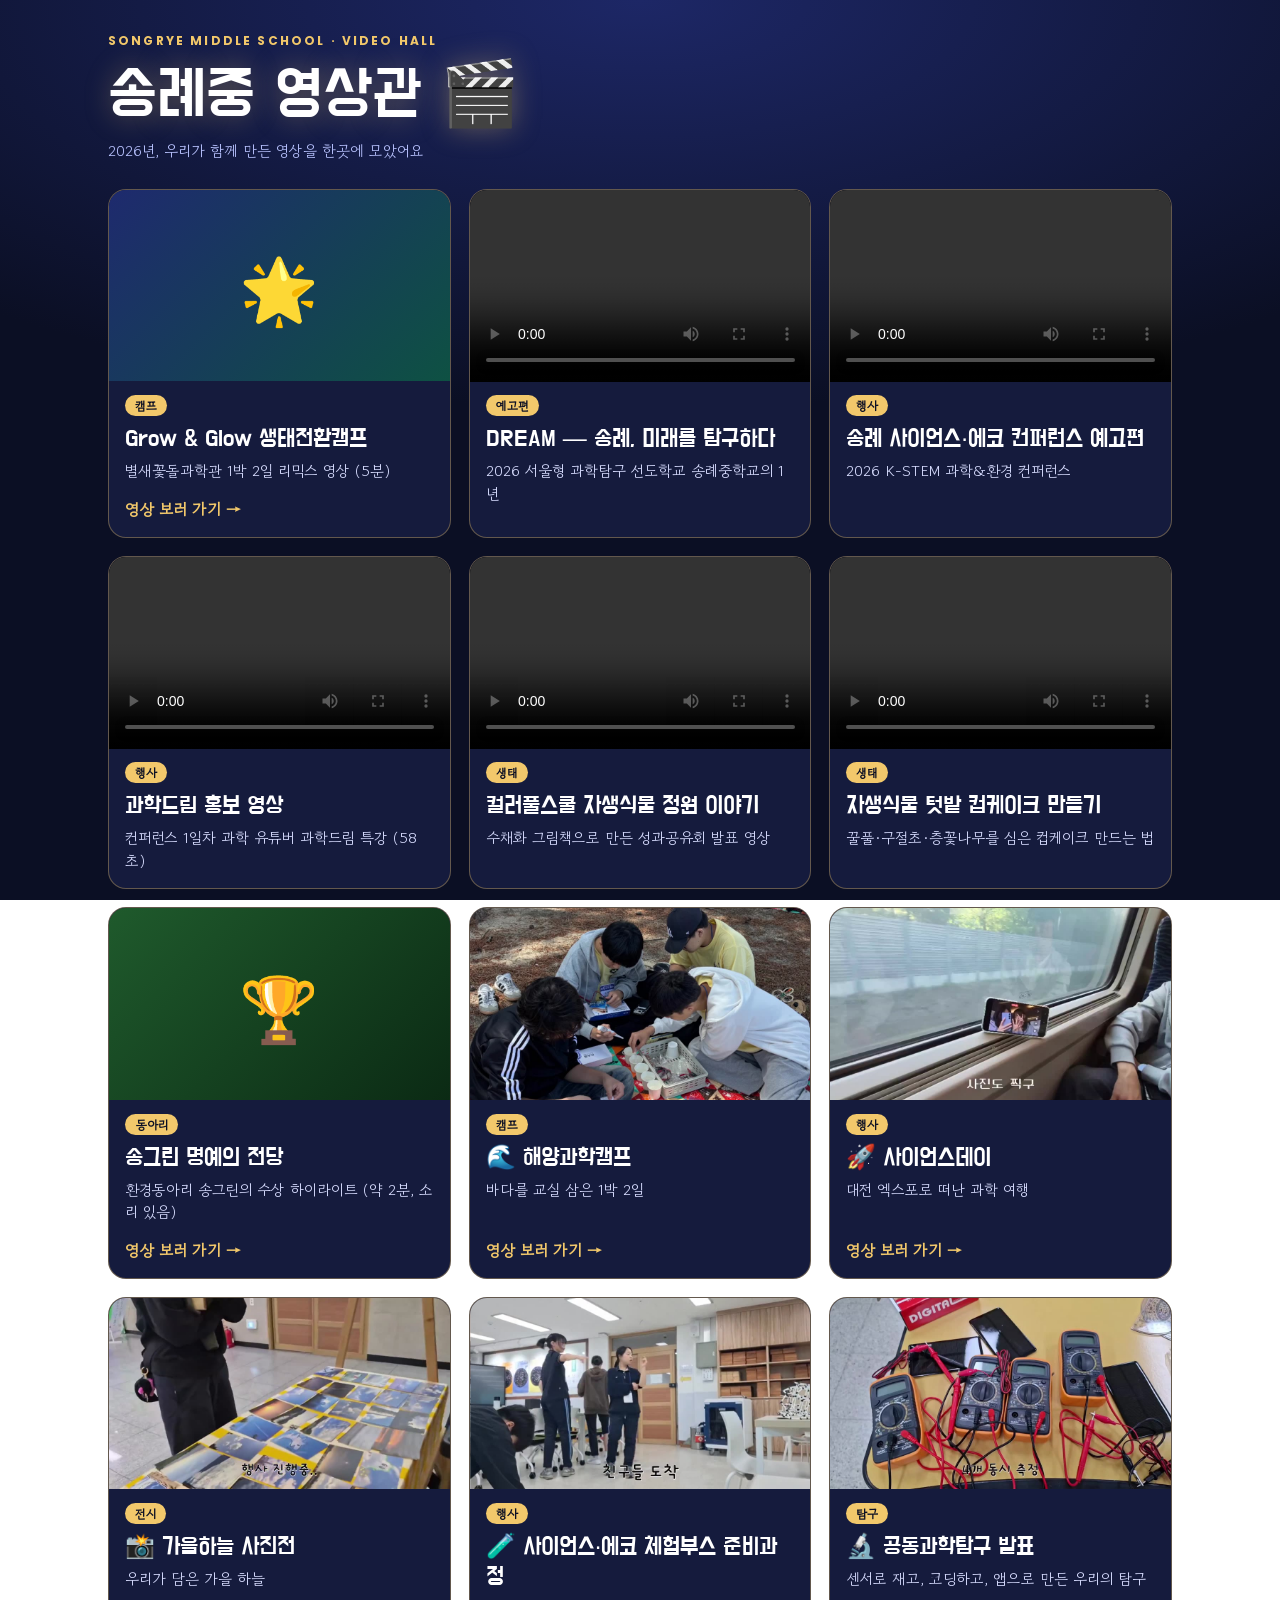
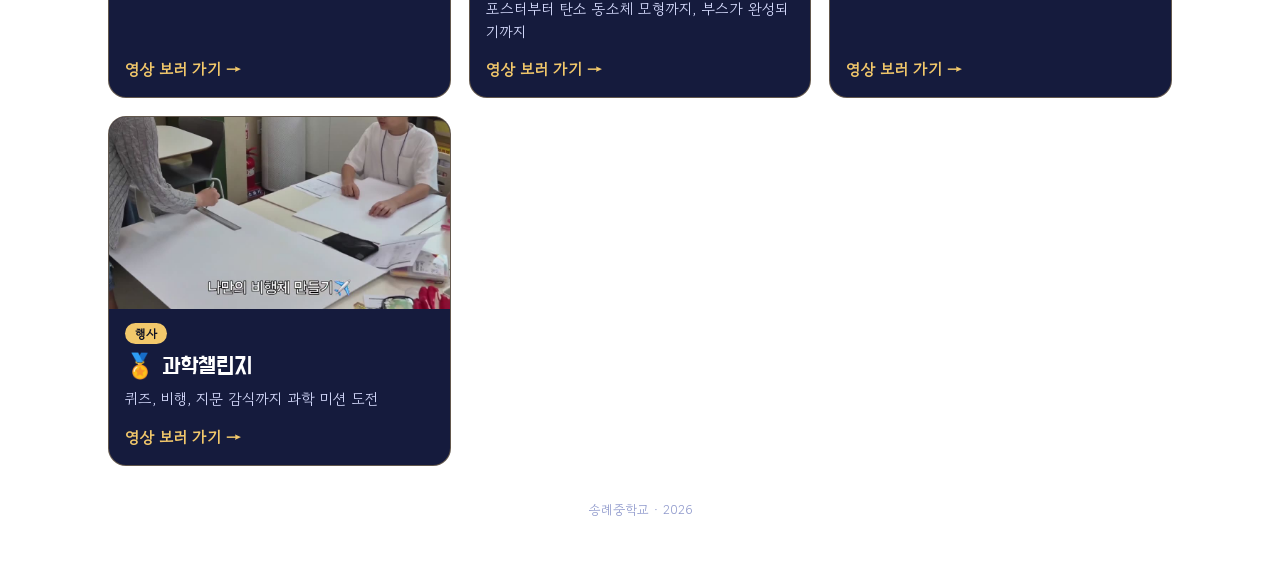
<file: videos/index.html>
<!DOCTYPE html>
<html lang="ko">
<head>
<meta charset="utf-8">
<meta name="viewport" content="width=device-width, initial-scale=1">
<title>송례중 영상관</title>
<link rel="stylesheet" href="https://fonts.googleapis.com/css2?family=Do+Hyeon&family=Gowun+Dodum&family=Poppins:wght@600;700&display=swap">
<style>
  :root{--bg:#0b0f24;--card:#151b3d;--gold:#f2c86b;--soft:#b9c3ff;--line:rgba(242,200,107,.35)}
  *{box-sizing:border-box}
  body{margin:0;background:radial-gradient(120% 70% at 50% 0%,#1d2766,var(--bg) 65%);background-attachment:fixed;color:#fff;font-family:"Gowun Dodum",system-ui,sans-serif}
  main{max-width:1100px;margin:0 auto;padding:32px 18px 60px}
  .kicker{font-family:Poppins,sans-serif;font-weight:700;letter-spacing:.18em;font-size:12px;color:var(--gold)}
  h1{font-family:"Do Hyeon",sans-serif;font-weight:400;font-size:clamp(38px,8vw,64px);margin:6px 0 4px;text-shadow:0 0 28px rgba(242,200,107,.35)}
  .sub{color:var(--soft);margin:0 0 26px}
  .grid{display:grid;grid-template-columns:repeat(auto-fill,minmax(320px,1fr));gap:18px}
  .card{background:var(--card);border:1px solid var(--line);border-radius:18px;overflow:hidden;display:flex;flex-direction:column}
  .card video{width:100%;aspect-ratio:16/9;background:#000;display:block}
  .thumb{aspect-ratio:16/9;display:grid;place-items:center;background:linear-gradient(135deg,#1e2a6e,#0e5143);font-size:64px;text-decoration:none}
  .body{padding:14px 16px 16px;display:flex;flex-direction:column;gap:6px;flex:1}
  .tag{align-self:flex-start;font-size:12px;color:var(--bg);background:var(--gold);border-radius:999px;padding:2px 10px;font-weight:700}
  h2{font-family:"Do Hyeon",sans-serif;font-weight:400;font-size:24px;margin:2px 0 0}
  p{margin:0;color:#d8ddff;font-size:15px;line-height:1.5}
  a.go{margin-top:auto;padding-top:8px;color:var(--gold);text-decoration:none;font-weight:700}
  footer{margin-top:34px;color:#8f99cc;font-size:13px;text-align:center}
</style>
</head>
<body>
<main>
  <div class="kicker">SONGRYE MIDDLE SCHOOL · VIDEO HALL</div>
  <h1>송례중 영상관 🎬</h1>
  <p class="sub">2026년, 우리가 함께 만든 영상을 한곳에 모았어요</p>
  <div class="grid">
    <div class="card"><a class="thumb" href="../growglow/">🌟</a><div class="body"><span class="tag">캠프</span><h2>Grow &amp; Glow 생태전환캠프</h2><p>별새꽃돌과학관 1박 2일 리믹스 영상 (5분)</p><a class="go" href="../growglow/">영상 보러 가기 →</a></div></div>
    <div class="card"><video controls playsinline preload="metadata" src="../assets/trailer.mp4"></video><div class="body"><span class="tag">예고편</span><h2>DREAM — 송례, 미래를 탐구하다</h2><p>2026 서울형 과학탐구 선도학교 송례중학교의 1년</p></div></div>
    <div class="card"><video controls playsinline preload="metadata" src="https://barbieeyes.github.io/2026conference/trailer.mp4"></video><div class="body"><span class="tag">행사</span><h2>송례 사이언스·에코 컨퍼런스 예고편</h2><p>2026 K-STEM 과학&amp;환경 컨퍼런스</p></div></div>
    <div class="card"><video controls playsinline preload="metadata" src="https://barbieeyes.github.io/2026conference/sciencedream.mp4"></video><div class="body"><span class="tag">행사</span><h2>과학드림 홍보 영상</h2><p>컨퍼런스 1일차 과학 유튜버 과학드림 특강 (58초)</p></div></div>
    <div class="card"><video controls playsinline preload="metadata" src="https://barbieeyes.github.io/colorful-school/presentation/media/intro.mp4"></video><div class="body"><span class="tag">생태</span><h2>컬러풀스쿨 자생식물 정원 이야기</h2><p>수채화 그림책으로 만든 성과공유회 발표 영상</p></div></div>
    <div class="card"><video controls playsinline preload="metadata" src="https://barbieeyes.github.io/colorful-school/cupcake/media/howto.mp4"></video><div class="body"><span class="tag">생태</span><h2>자생식물 텃밭 컵케이크 만들기</h2><p>꿀풀·구절초·층꽃나무를 심은 컵케이크 만드는 법</p></div></div>
    <div class="card"><a class="thumb" href="../songgreen/" style="background:linear-gradient(135deg,#1f5a2c,#0b2a14)">🏆</a><div class="body"><span class="tag">동아리</span><h2>송그린 명예의 전당</h2><p>환경동아리 송그린의 수상 하이라이트 (약 2분, 소리 있음)</p><a class="go" href="../songgreen/">영상 보러 가기 →</a></div></div>
    <div class="card"><a class="thumb" href="ocean/" style="background:url(ocean/poster.jpg) center/cover"></a><div class="body"><span class="tag">캠프</span><h2>🌊 해양과학캠프</h2><p>바다를 교실 삼은 1박 2일</p><a class="go" href="ocean/">영상 보러 가기 →</a></div></div>
    <div class="card"><a class="thumb" href="scienceday/" style="background:url(scienceday/poster.jpg) center/cover"></a><div class="body"><span class="tag">행사</span><h2>🚀 사이언스데이</h2><p>대전 엑스포로 떠난 과학 여행</p><a class="go" href="scienceday/">영상 보러 가기 →</a></div></div>
    <div class="card"><a class="thumb" href="photo/" style="background:url(photo/poster.jpg) center/cover"></a><div class="body"><span class="tag">전시</span><h2>📸 가을하늘 사진전</h2><p>우리가 담은 가을 하늘</p><a class="go" href="photo/">영상 보러 가기 →</a></div></div>
    <div class="card"><a class="thumb" href="booth/" style="background:url(booth/poster.jpg) center/cover"></a><div class="body"><span class="tag">행사</span><h2>🧪 사이언스·에코 체험부스 준비과정</h2><p>포스터부터 탄소 동소체 모형까지, 부스가 완성되기까지</p><a class="go" href="booth/">영상 보러 가기 →</a></div></div>
    <div class="card"><a class="thumb" href="inquiry/" style="background:url(inquiry/poster.jpg) center/cover"></a><div class="body"><span class="tag">탐구</span><h2>🔬 공동과학탐구 발표</h2><p>센서로 재고, 코딩하고, 앱으로 만든 우리의 탐구</p><a class="go" href="inquiry/">영상 보러 가기 →</a></div></div>
    <div class="card"><a class="thumb" href="challenge/" style="background:url(challenge/poster.jpg) center/cover"></a><div class="body"><span class="tag">행사</span><h2>🏅 과학챌린지</h2><p>퀴즈, 비행, 지문 감식까지 과학 미션 도전</p><a class="go" href="challenge/">영상 보러 가기 →</a></div></div>
  </div>
  <footer>송례중학교 · 2026</footer>
</main>
</body>
</html>
</file>
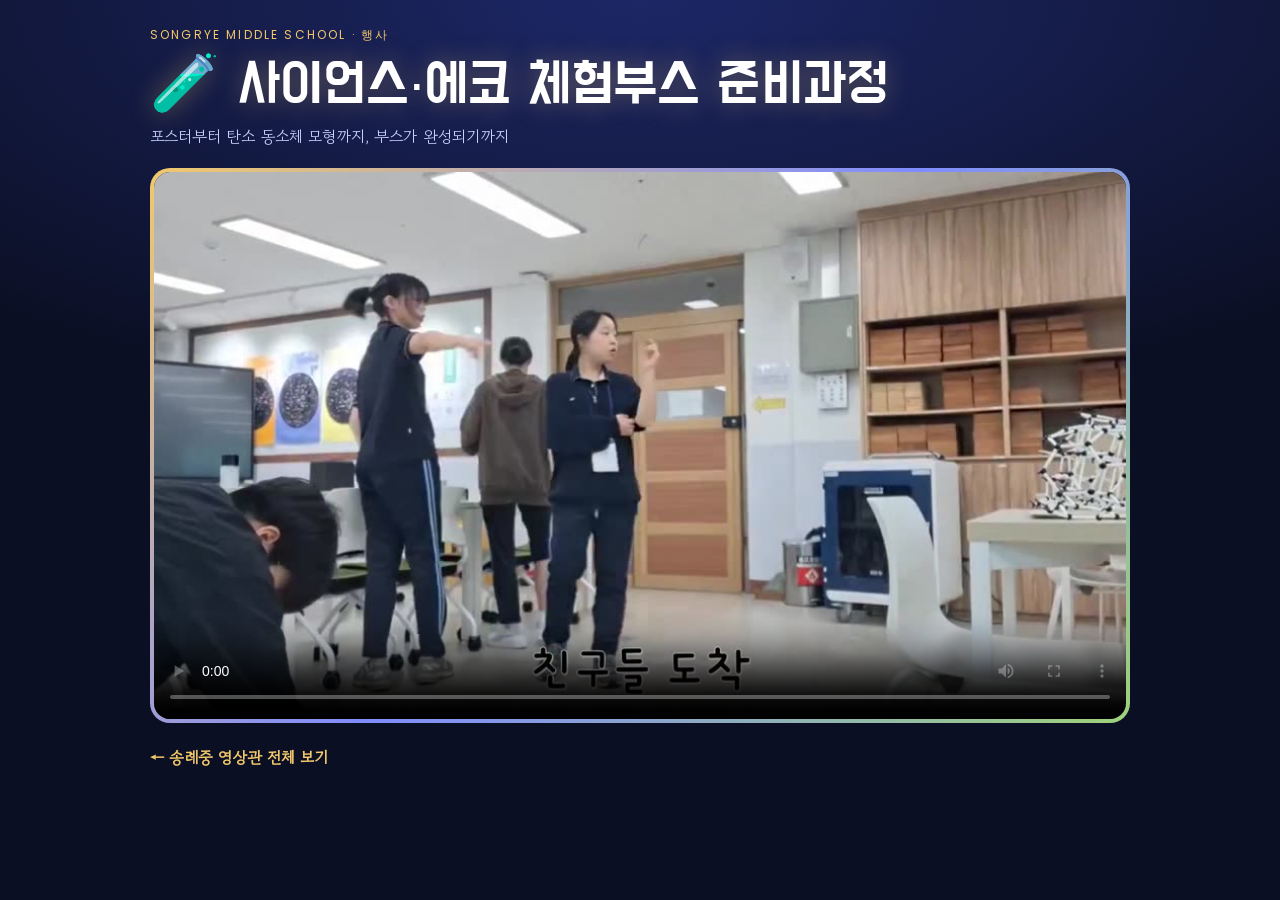
<file: videos/booth/index.html>
<!DOCTYPE html>
<html lang="ko"><head><meta charset="utf-8"><meta name="viewport" content="width=device-width, initial-scale=1">
<title>사이언스·에코 체험부스 준비과정 · 송례중 영상관</title>
<link rel="stylesheet" href="https://fonts.googleapis.com/css2?family=Do+Hyeon&family=Gowun+Dodum&family=Poppins:wght@700&display=swap">
<style>body{margin:0;background:radial-gradient(120% 70% at 50% 0%,#1d2766,#0b0f24 65%);background-attachment:fixed;color:#fff;font-family:"Gowun Dodum",system-ui,sans-serif}
main{max-width:980px;margin:0 auto;padding:26px 16px 50px}.k{font-family:Poppins,sans-serif;font-size:12px;letter-spacing:.18em;color:#f2c86b}
h1{font-family:"Do Hyeon",sans-serif;font-weight:400;font-size:clamp(34px,7vw,56px);margin:6px 0 4px;text-shadow:0 0 26px rgba(242,200,107,.35)}
p{color:#c9d0ff;margin:0 0 20px}.pl{border-radius:20px;padding:4px;background:linear-gradient(135deg,#f2c86b,#7f8cff 50%,#9ed27a)}
video{display:block;width:100%;aspect-ratio:16/9;border-radius:16px;background:#000}a{display:inline-block;margin-top:22px;color:#f2c86b;text-decoration:none;font-weight:700}</style></head>
<body><main><div class="k">SONGRYE MIDDLE SCHOOL · 행사</div><h1>🧪 사이언스·에코 체험부스 준비과정</h1><p>포스터부터 탄소 동소체 모형까지, 부스가 완성되기까지</p>
<div class="pl"><video controls playsinline preload="metadata" poster="poster.jpg" src="video.mp4"></video></div>
<a href="../">← 송례중 영상관 전체 보기</a></main></body></html>
</file>
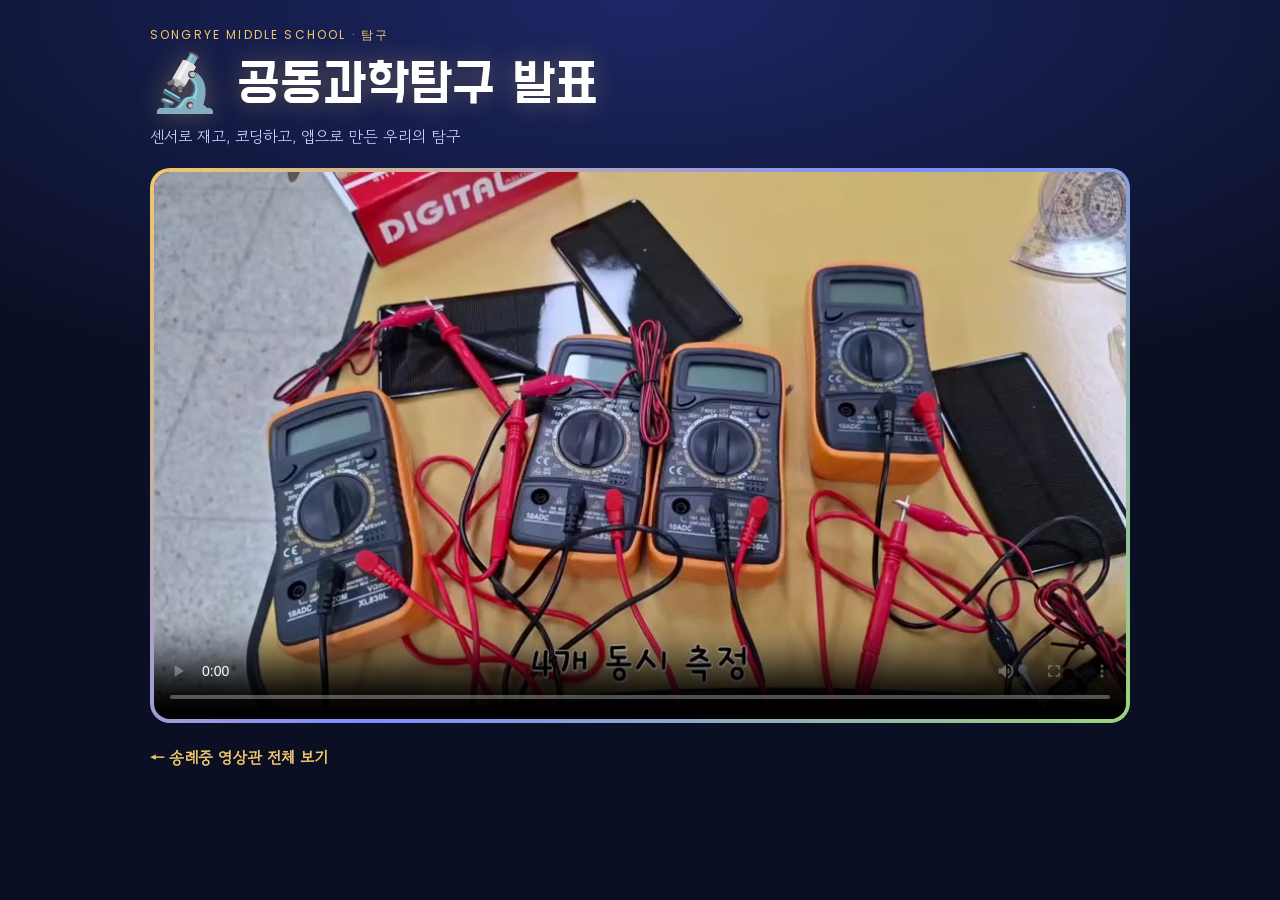
<file: videos/inquiry/index.html>
<!DOCTYPE html>
<html lang="ko"><head><meta charset="utf-8"><meta name="viewport" content="width=device-width, initial-scale=1">
<title>공동과학탐구 발표 · 송례중 영상관</title>
<link rel="stylesheet" href="https://fonts.googleapis.com/css2?family=Do+Hyeon&family=Gowun+Dodum&family=Poppins:wght@700&display=swap">
<style>body{margin:0;background:radial-gradient(120% 70% at 50% 0%,#1d2766,#0b0f24 65%);background-attachment:fixed;color:#fff;font-family:"Gowun Dodum",system-ui,sans-serif}
main{max-width:980px;margin:0 auto;padding:26px 16px 50px}.k{font-family:Poppins,sans-serif;font-size:12px;letter-spacing:.18em;color:#f2c86b}
h1{font-family:"Do Hyeon",sans-serif;font-weight:400;font-size:clamp(34px,7vw,56px);margin:6px 0 4px;text-shadow:0 0 26px rgba(242,200,107,.35)}
p{color:#c9d0ff;margin:0 0 20px}.pl{border-radius:20px;padding:4px;background:linear-gradient(135deg,#f2c86b,#7f8cff 50%,#9ed27a)}
video{display:block;width:100%;aspect-ratio:16/9;border-radius:16px;background:#000}a{display:inline-block;margin-top:22px;color:#f2c86b;text-decoration:none;font-weight:700}</style></head>
<body><main><div class="k">SONGRYE MIDDLE SCHOOL · 탐구</div><h1>🔬 공동과학탐구 발표</h1><p>센서로 재고, 코딩하고, 앱으로 만든 우리의 탐구</p>
<div class="pl"><video controls playsinline preload="metadata" poster="poster.jpg" src="video.mp4"></video></div>
<a href="../">← 송례중 영상관 전체 보기</a></main></body></html>
</file>
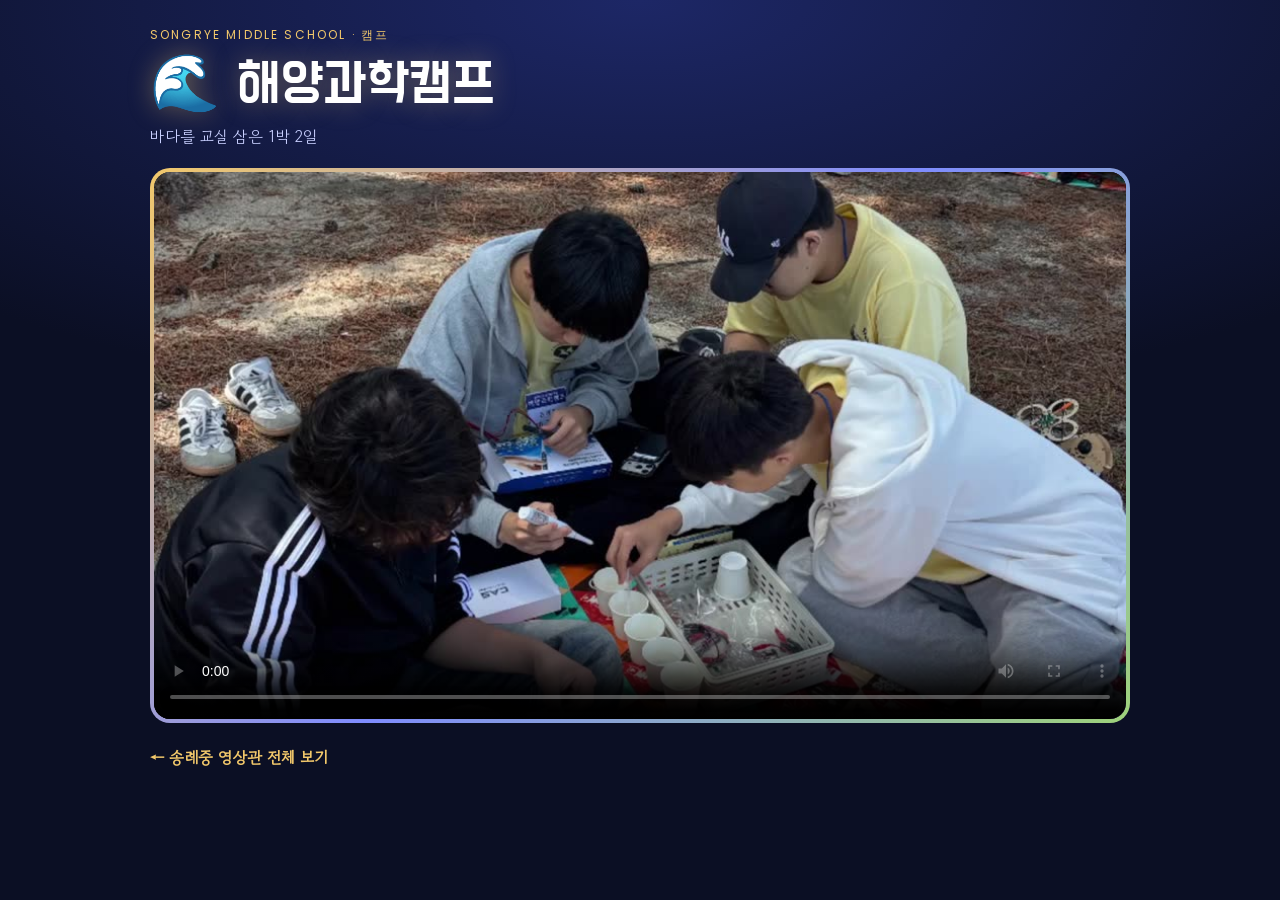
<file: videos/ocean/index.html>
<!DOCTYPE html>
<html lang="ko"><head><meta charset="utf-8"><meta name="viewport" content="width=device-width, initial-scale=1">
<title>해양과학캠프 · 송례중 영상관</title>
<link rel="stylesheet" href="https://fonts.googleapis.com/css2?family=Do+Hyeon&family=Gowun+Dodum&family=Poppins:wght@700&display=swap">
<style>body{margin:0;background:radial-gradient(120% 70% at 50% 0%,#1d2766,#0b0f24 65%);background-attachment:fixed;color:#fff;font-family:"Gowun Dodum",system-ui,sans-serif}
main{max-width:980px;margin:0 auto;padding:26px 16px 50px}.k{font-family:Poppins,sans-serif;font-size:12px;letter-spacing:.18em;color:#f2c86b}
h1{font-family:"Do Hyeon",sans-serif;font-weight:400;font-size:clamp(34px,7vw,56px);margin:6px 0 4px;text-shadow:0 0 26px rgba(242,200,107,.35)}
p{color:#c9d0ff;margin:0 0 20px}.pl{border-radius:20px;padding:4px;background:linear-gradient(135deg,#f2c86b,#7f8cff 50%,#9ed27a)}
video{display:block;width:100%;aspect-ratio:16/9;border-radius:16px;background:#000}a{display:inline-block;margin-top:22px;color:#f2c86b;text-decoration:none;font-weight:700}</style></head>
<body><main><div class="k">SONGRYE MIDDLE SCHOOL · 캠프</div><h1>🌊 해양과학캠프</h1><p>바다를 교실 삼은 1박 2일</p>
<div class="pl"><video controls playsinline preload="metadata" poster="poster.jpg" src="video.mp4"></video></div>
<a href="../">← 송례중 영상관 전체 보기</a></main></body></html>
</file>
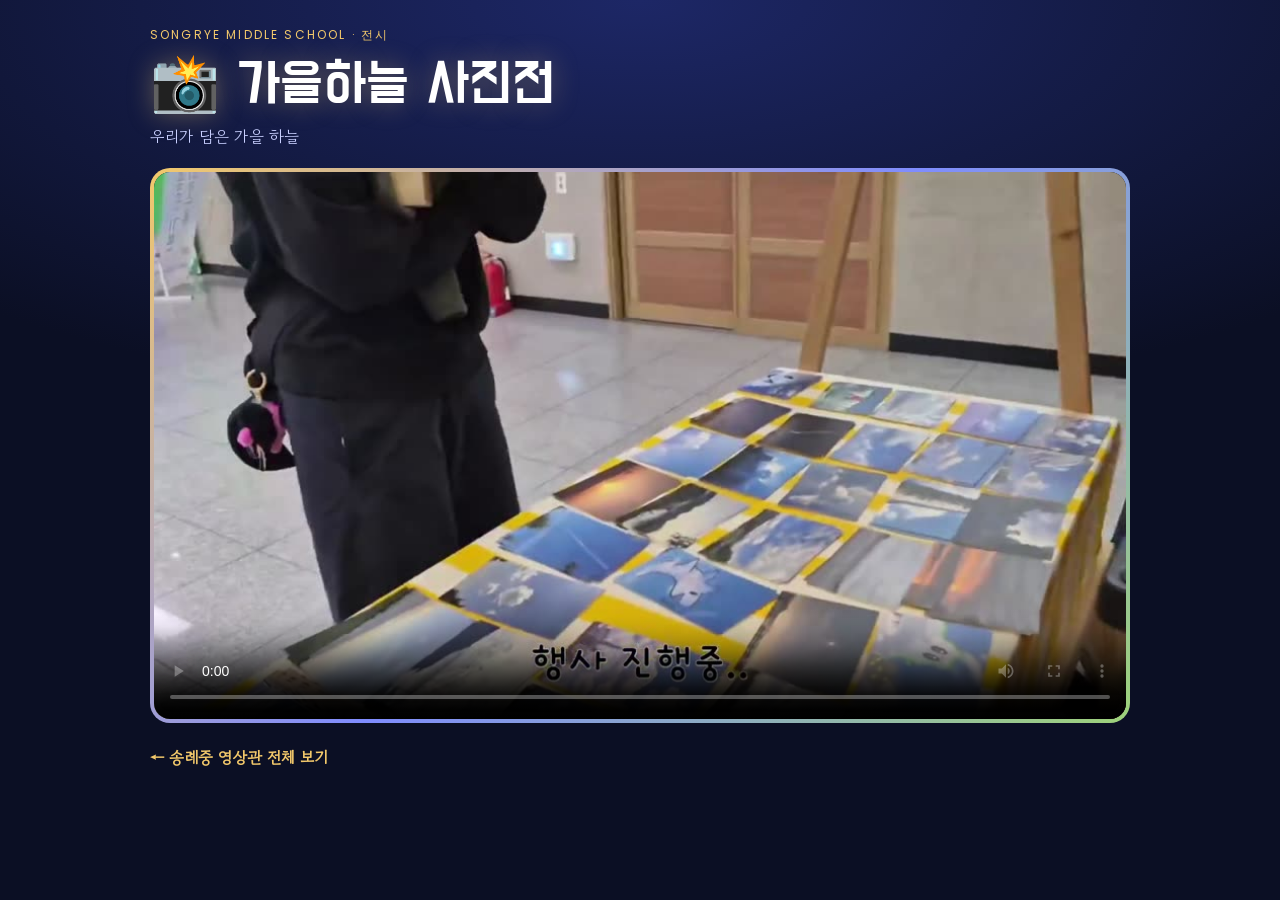
<file: videos/photo/index.html>
<!DOCTYPE html>
<html lang="ko"><head><meta charset="utf-8"><meta name="viewport" content="width=device-width, initial-scale=1">
<title>가을하늘 사진전 · 송례중 영상관</title>
<link rel="stylesheet" href="https://fonts.googleapis.com/css2?family=Do+Hyeon&family=Gowun+Dodum&family=Poppins:wght@700&display=swap">
<style>body{margin:0;background:radial-gradient(120% 70% at 50% 0%,#1d2766,#0b0f24 65%);background-attachment:fixed;color:#fff;font-family:"Gowun Dodum",system-ui,sans-serif}
main{max-width:980px;margin:0 auto;padding:26px 16px 50px}.k{font-family:Poppins,sans-serif;font-size:12px;letter-spacing:.18em;color:#f2c86b}
h1{font-family:"Do Hyeon",sans-serif;font-weight:400;font-size:clamp(34px,7vw,56px);margin:6px 0 4px;text-shadow:0 0 26px rgba(242,200,107,.35)}
p{color:#c9d0ff;margin:0 0 20px}.pl{border-radius:20px;padding:4px;background:linear-gradient(135deg,#f2c86b,#7f8cff 50%,#9ed27a)}
video{display:block;width:100%;aspect-ratio:16/9;border-radius:16px;background:#000}a{display:inline-block;margin-top:22px;color:#f2c86b;text-decoration:none;font-weight:700}</style></head>
<body><main><div class="k">SONGRYE MIDDLE SCHOOL · 전시</div><h1>📸 가을하늘 사진전</h1><p>우리가 담은 가을 하늘</p>
<div class="pl"><video controls playsinline preload="metadata" poster="poster.jpg" src="video.mp4"></video></div>
<a href="../">← 송례중 영상관 전체 보기</a></main></body></html>
</file>
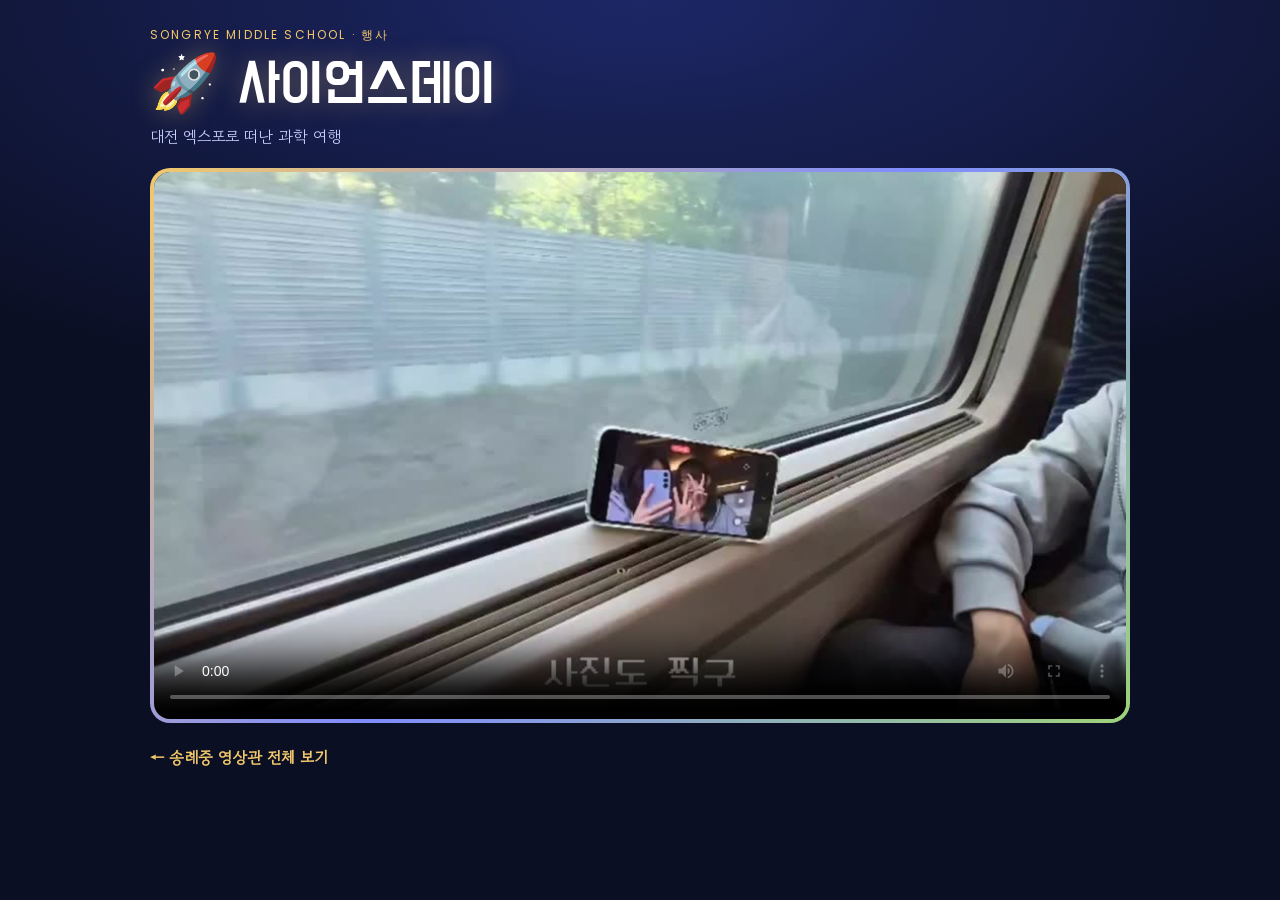
<file: videos/scienceday/index.html>
<!DOCTYPE html>
<html lang="ko"><head><meta charset="utf-8"><meta name="viewport" content="width=device-width, initial-scale=1">
<title>사이언스데이 · 송례중 영상관</title>
<link rel="stylesheet" href="https://fonts.googleapis.com/css2?family=Do+Hyeon&family=Gowun+Dodum&family=Poppins:wght@700&display=swap">
<style>body{margin:0;background:radial-gradient(120% 70% at 50% 0%,#1d2766,#0b0f24 65%);background-attachment:fixed;color:#fff;font-family:"Gowun Dodum",system-ui,sans-serif}
main{max-width:980px;margin:0 auto;padding:26px 16px 50px}.k{font-family:Poppins,sans-serif;font-size:12px;letter-spacing:.18em;color:#f2c86b}
h1{font-family:"Do Hyeon",sans-serif;font-weight:400;font-size:clamp(34px,7vw,56px);margin:6px 0 4px;text-shadow:0 0 26px rgba(242,200,107,.35)}
p{color:#c9d0ff;margin:0 0 20px}.pl{border-radius:20px;padding:4px;background:linear-gradient(135deg,#f2c86b,#7f8cff 50%,#9ed27a)}
video{display:block;width:100%;aspect-ratio:16/9;border-radius:16px;background:#000}a{display:inline-block;margin-top:22px;color:#f2c86b;text-decoration:none;font-weight:700}</style></head>
<body><main><div class="k">SONGRYE MIDDLE SCHOOL · 행사</div><h1>🚀 사이언스데이</h1><p>대전 엑스포로 떠난 과학 여행</p>
<div class="pl"><video controls playsinline preload="metadata" poster="poster.jpg" src="video.mp4"></video></div>
<a href="../">← 송례중 영상관 전체 보기</a></main></body></html>
</file>
<file: bookfair/deck.css>
:root{--ink:#22221E;--body:#4C4A44;--sage:#E6E8E1;--cream:#FBF6EC;--wood:#3A2419;--woodlt:#E9D9C4;--teal:#2B8A7B;--purple:#6A4F9E;--orange:#C0802E;--blue:#35649C;--red:#C45A43;
 --display:'Gowun Batang',Georgia,serif;--text:'Noto Sans KR',Arial,sans-serif}
section{font-family:var(--text);color:var(--ink);background:var(--sage);padding:128px;word-break:keep-all}
section.cream{background:var(--cream)}
section.dark{background:var(--wood);color:#F6EEE2}
h1,h2{font-family:var(--display);font-weight:700;margin:0;letter-spacing:-.01em}
h1{font-size:120px;line-height:1.1}
h2{font-size:72px;line-height:1.15}
h3{font-family:var(--text);font-size:36px;font-weight:700;margin:0;line-height:1.3}
p{margin:0}
.eyebrow{font-size:28px;font-weight:700;color:var(--purple);letter-spacing:.04em}
.dark .eyebrow{color:#C9B6F2}
.lead{font-size:32px;line-height:1.55;color:var(--body)}
.dark .lead{color:#E5D8C6}
.small{font-size:24px;color:var(--body);line-height:1.5}
.dark .small{color:#D9C9B3}
.stack{display:flex;flex-direction:column;gap:24px}
.cover-img{position:absolute;left:128px;bottom:96px;width:1664px;height:382px;object-fit:contain}
.cover-text{width:1664px;display:flex;flex-direction:column;gap:20px}
.cover-text .lead{font-size:36px}
.cover-text h1{font-size:104px}
.video-full{position:absolute;left:0;top:0;width:1920px;height:1080px;object-fit:cover}
.video-tag{position:absolute;left:64px;top:56px;width:auto;padding:14px 28px;border-radius:40px;background:rgba(34,34,30,.72);color:#FBF6EC;font-size:26px;font-weight:700}
.row{display:flex;gap:28px}
.card{flex:1;background:#FBFBF8;border:2px solid #D7D9D0;border-radius:28px;padding:48px 40px;display:flex;flex-direction:column;gap:18px}
.card h3{font-size:48px}
.cream .card{background:#FFFDF8;border-color:#E6DCC8}
.card .time{font-size:30px;font-weight:700;color:var(--purple)}
.card .desc{font-size:32px;line-height:1.55;color:var(--body)}
.card.hi{background:var(--purple);border-color:var(--purple);color:#FBF6EC}
.card.hi .time{color:#E8DCFF}
.card.hi .desc{color:#EFE6FF}
.steps{display:flex;flex-direction:column;gap:18px}
.step{display:flex;align-items:center;gap:28px;background:#FFFDF8;border-radius:20px;padding:22px 30px;border:2px solid #E6DCC8}
.step .num{flex:none;width:64px;height:64px;border-radius:32px;background:var(--tone,var(--teal));color:#FBF6EC;font-size:32px;font-weight:700;display:flex;align-items:center;justify-content:center}
.step .what{font-size:34px;font-weight:700;width:420px;flex:none}
.step .how{font-size:28px;color:var(--body);line-height:1.45}
.head{display:flex;justify-content:space-between;align-items:flex-end;gap:40px}
.pill{font-size:28px;font-weight:700;padding:12px 26px;border-radius:40px;background:var(--purple);color:#FBF6EC}
.mission .card h3{font-size:52px}
.big{font-family:var(--display);font-size:104px;font-weight:700;color:var(--teal);line-height:1}
.grid2{display:grid;grid-template-columns:1fr 1fr;gap:20px}
.field{background:#FFFDF8;border:2px dashed #CDBFA6;border-radius:18px;padding:26px 30px;display:flex;flex-direction:column;gap:8px}
.field .k{font-size:26px;font-weight:700;color:var(--purple)}
.field .v{font-size:34px;color:var(--body)}
.shot{width:600px;height:620px;border-radius:20px;background:#E9D9C4;object-fit:contain}
.fair-img{width:760px;height:428px;border-radius:24px;object-fit:contain;background:#E2E4DE;box-shadow:0 18px 40px rgba(58,36,25,.25)}
.code{font-family:var(--text);font-size:30px;font-weight:700;background:var(--wood);color:#FBF6EC;padding:10px 22px;border-radius:12px}
.finale-img{position:absolute;left:310px;bottom:80px;width:1300px;height:537px;object-fit:contain}
.scrim{position:absolute;left:0;top:0;width:1920px;height:1080px;background:rgba(251,246,236,.78)}
.finale-text{width:1664px;display:flex;flex-direction:column;align-items:center;gap:18px;text-align:center}
.finale-text h1{font-size:96px}
.rise{animation:rise .6s ease-out both}
.d1{animation-delay:.12s}.d2{animation-delay:.24s}.d3{animation-delay:.36s}.d4{animation-delay:.48s}.d5{animation-delay:.6s}
@keyframes rise{from{opacity:0;transform:translateY(24px)}}
.pop{animation:pop .5s cubic-bezier(.3,1.5,.6,1) both}
@keyframes pop{from{opacity:0;transform:scale(.85)}}

.foot{position:absolute;left:128px;bottom:96px;width:1664px;font-size:32px;line-height:1.5;color:var(--body);padding:28px 36px;border-left:8px solid var(--purple);background:rgba(106,79,158,.08);border-radius:0 18px 18px 0}
.foot b{color:var(--purple)}
.field.wide{grid-column:1 / span 2;background:#F3EEFB;border-color:#B9A6DD}
.lineup{display:grid;grid-template-columns:repeat(4,minmax(0,1fr));gap:24px;margin-top:44px;align-items:start}
.lcol{display:flex;flex-direction:column;gap:12px}
.lcol .tag{font-size:26px;font-weight:700;color:#FBF6EC;background:var(--c);padding:10px 22px;border-radius:14px}
.lcol .tag span{font-weight:400;opacity:.85;margin-left:8px}
.lslot{display:flex;align-items:center;gap:16px;background:#FFFDF8;border:2px solid #E6DCC8;border-radius:16px;padding:14px 18px}
.lslot .n{flex:none;width:54px;height:54px;border-radius:27px;background:var(--c);color:#FBF6EC;font-size:28px;font-weight:700;display:flex;align-items:center;justify-content:center}
.lslot .who{font-size:28px;font-weight:700;line-height:1.35;color:var(--ink)}
.lnote{position:absolute;left:128px;bottom:72px;width:1664px;font-size:26px;color:var(--body)}
.lnote b{color:var(--purple)}
.vlist{display:flex;flex-direction:column;width:1100px;margin-top:28px}
.vrow{display:flex;align-items:center;gap:24px;padding:6px 8px;border-bottom:2px solid #E6DCC8}
.vrow .n{flex:none;width:46px;height:46px;border-radius:23px;background:var(--purple);color:#FBF6EC;font-size:24px;font-weight:700;display:flex;align-items:center;justify-content:center}
.vrow .who{font-size:30px;font-weight:700;color:#22221E;width:880px;flex:none}
.vrow .cls{font-size:24px;color:var(--body);width:80px;text-align:right}

.ltwrap{display:flex;gap:40px;margin-top:40px;align-items:flex-start}
.lt{width:812px;border-collapse:collapse;border:none}
.lt th{font-size:26px;font-weight:700;color:#FBF6EC;background:#6A4F9E;padding:12px 18px;text-align:left;border:none}
.lt td{font-size:32px;color:#22221E;padding:14px 18px;border:none;border-bottom:2px solid #E6DCC8;background:#FFFDF8}
.lt .tn{width:90px;font-weight:700;color:#6A4F9E;text-align:center}
.lt th.tn{color:#FBF6EC}
.lt .tw{font-weight:700}
.lt .tl{font-size:24px;font-weight:700;color:#6A4F9E}
.lt .tc{width:90px;text-align:center;color:#4C4A44}
.lt th.tc{color:#FBF6EC}

/* running header on every slide */
section::before{content:"첨단과학기술 기반 과학탐구 교수학습자료 개발";position:absolute;left:128px;top:50px;font-family:var(--text);font-size:22px;font-weight:700;color:var(--purple);letter-spacing:.06em;padding-left:22px;border-left:6px solid #E0795F;line-height:1.2;z-index:5}
section.dark::before{color:#E5D8C6}
section#journey::before{display:none}
/* look-for bubbles on group slide */
.field{position:relative}
.field .tip{position:absolute;right:18px;top:-20px;background:#E0795F;color:#fff;font-size:21px;font-weight:700;padding:7px 16px;border-radius:18px;white-space:nowrap}
.field .tip::after{content:"";position:absolute;left:22px;bottom:-10px;border:6px solid transparent;border-top:10px solid #E0795F;border-bottom:0}
.lookfor{display:flex;align-items:center;gap:12px;font-size:24px;font-weight:700;color:#E0795F;margin-top:14px}
.lookfor i{display:inline-block;width:28px;height:22px;border-radius:12px;background:#E0795F;position:relative}
/* pretty lineup */
.lu{display:grid;grid-template-columns:1fr 1fr;grid-auto-flow:column;grid-template-rows:repeat(7,1fr);gap:14px 40px;margin-top:36px;height:640px}
.lu .r{display:flex;align-items:center;gap:22px;background:#FFFDF8;border:2px solid #E6DCC8;border-radius:20px;padding:0 26px 0 14px;position:relative;overflow:hidden}
.lu .r::before{content:"";position:absolute;left:0;top:0;bottom:0;width:10px;background:var(--c)}
.lu .n{flex:none;width:58px;height:58px;border-radius:29px;background:var(--c);color:#fff;font-size:28px;font-weight:700;display:flex;align-items:center;justify-content:center;margin-left:10px}
.lu .w{flex:1;font-size:32px;font-weight:700;color:var(--ink);white-space:nowrap}
.lu .w small{font-size:22px;font-weight:700;color:var(--purple);margin-right:12px}
.lu .c{flex:none;font-size:22px;font-weight:700;color:#fff;background:var(--c);padding:6px 16px;border-radius:16px}
.lu .r.c1{--c:#C45A43}.lu .r.c2{--c:#2B8A7B}.lu .r.c4{--c:#35649C}
.lu .end{display:flex;align-items:center;justify-content:center;gap:16px;font-size:28px;font-weight:700;color:var(--purple);border:2px dashed #CDBFA6;border-radius:20px}
</file>
<file: bookfair/player.css>
html,body{margin:0;width:100%;height:100%;background:#1d1a17;overflow:hidden}
#stage{position:absolute;left:0;top:0;width:1920px;height:1080px;transform-origin:0 0}
#stage>section{position:absolute;inset:0;width:1920px;height:1080px;box-sizing:border-box;overflow:hidden;display:none;isolation:isolate}
#stage>section.on{display:block}
#stage>section:not(.on) *{animation:none}
.d1{animation-delay:.12s}.d2{animation-delay:.24s}.d3{animation-delay:.36s}.d4{animation-delay:.48s}.d5{animation-delay:.6s}
video.video-full{background:#000;object-fit:contain}
.playbtn{position:absolute;left:50%;bottom:72px;transform:translateX(-50%);font:700 30px 'Noto Sans KR',sans-serif;color:#fff;background:#6A4F9E;border:0;border-radius:40px;padding:18px 40px;cursor:pointer;box-shadow:0 10px 30px rgba(0,0,0,.35)}
.playbtn.hide{display:none}
.shelfgo{display:flex;align-items:center;gap:40px;margin-top:48px}
.gobtn{display:inline-flex;align-items:center;gap:20px;background:#6A4F9E;color:#FBF6EC;text-decoration:none;font:700 52px var(--text);padding:30px 56px;border-radius:999px;box-shadow:0 14px 0 #4A3570,0 26px 40px rgba(106,79,158,.35)}
.gobtn span{font-size:56px}
.gobtn:hover{transform:translateY(3px);box-shadow:0 10px 0 #4A3570,0 20px 30px rgba(106,79,158,.3)}
.codebox{display:flex;align-items:center;gap:20px;background:#FFFDF8;border:2px solid #E6DCC8;border-radius:24px;padding:20px 28px}
.codebox p{font-size:26px;font-weight:700;color:var(--purple)}
.codebox b{font-size:46px;font-weight:700;background:var(--wood);color:#FBF6EC;padding:8px 22px;border-radius:14px;letter-spacing:.03em}
.codebox button{font:700 22px var(--text);color:var(--purple);background:#F3EEFB;border:2px solid #B9A6DD;border-radius:14px;padding:10px 18px;cursor:pointer}
.shelfimg{position:absolute;left:420px;bottom:112px;width:1080px;height:440px;object-fit:contain}
.shelfurl{position:absolute;left:0;right:0;bottom:60px;text-align:center;font-size:26px;color:var(--body)}
.shotph{display:flex;align-items:center;justify-content:center;font-size:30px;font-weight:700;color:#A08B70;border:3px dashed #CDBFA6;box-sizing:border-box}

.side{position:fixed;top:50%;transform:translateY(-50%);width:64px;height:64px;border-radius:32px;border:0;background:rgba(106,79,158,.85);color:#fff;font-size:44px;line-height:60px;cursor:pointer;z-index:20;box-shadow:0 6px 18px rgba(0,0,0,.3);opacity:.75;transition:opacity .2s,transform .2s}
.side:hover{opacity:1;transform:translateY(-50%) scale(1.08)}
#prev{left:14px}#next{right:14px}
.side:disabled{opacity:.15;cursor:default}
#nav{position:fixed;right:16px;bottom:14px;display:flex;align-items:center;gap:10px;z-index:20;font:700 15px 'Noto Sans KR',sans-serif;color:#fff}
#pg{background:rgba(0,0,0,.45);padding:6px 12px;border-radius:14px}
#fs{font:700 14px 'Noto Sans KR',sans-serif;color:#fff;background:rgba(0,0,0,.45);border:0;border-radius:14px;padding:7px 12px;cursor:pointer}
.vbar{position:absolute;left:160px;right:160px;bottom:28px;display:flex;align-items:center;gap:22px;background:rgba(20,16,14,.72);border-radius:40px;padding:14px 28px;color:#fff;font:700 26px 'Noto Sans KR',sans-serif;opacity:.35;transition:opacity .25s}
.vbar:hover,.vbar.show{opacity:1}
.vbar button{width:60px;height:60px;border-radius:30px;border:0;background:#6A4F9E;color:#fff;font-size:28px;cursor:pointer;flex:none}
.vbar #vr{background:rgba(255,255,255,.18)}
.vbar input{flex:1;height:14px;accent-color:#FFC22E;cursor:pointer}
.vbar span{min-width:72px;text-align:center}
.playbtn{bottom:150px}

#mission .deco{position:absolute;inset:0;width:1920px;height:1080px;z-index:-1;pointer-events:none}
.mrow{margin-top:110px;gap:44px;padding:0 60px}
.mc{position:relative;padding-top:150px!important;align-items:center;text-align:center;border-radius:36px!important;box-shadow:0 14px 0 rgba(0,0,0,.05)}
.mc .ico{position:absolute;top:-52px;left:50%;transform:translateX(-50%);width:180px;height:190px}
.mc .big{font-size:72px!important}
.mc h3{font-size:50px!important}
.mc .desc{font-size:32px!important}

section.luw{background:#fff;color:#1B1E4B}
.luleft{position:absolute;left:128px;top:130px;width:640px}
.lut{font-size:116px!important;line-height:1.08!important;font-weight:700;margin-top:16px!important;color:#1B1E4B}
.lupill{display:inline-block;margin-top:26px;background:#FFC22E;color:#1B1E4B;font-size:32px;font-weight:700;padding:8px 26px;border-radius:30px}
.luill{display:block;width:600px;height:364px;margin:40px 0 0 -20px}
.lulist{position:absolute;left:840px;right:128px;top:86px;display:flex;flex-direction:column}
.lulist .r{display:flex;align-items:center;gap:24px;padding:7px 0;border-bottom:2px solid #E6E8F2}
.lulist .n{flex:none;width:50px;height:50px;border-radius:25px;font-size:25px;font-weight:700;display:flex;align-items:center;justify-content:center}
.lulist .m{flex:1}
.lulist .a{font-size:32px;font-weight:700;display:flex;align-items:baseline;gap:14px;color:#1B1E4B}
.lulist .lab{font-size:22px;font-weight:700;color:#7C5CFF;position:relative;top:-3px}
.lulist .c{font-size:24px;font-weight:700;color:#1B1E4B;background:#EEF0F8;border-radius:10px;padding:3px 14px}
.lufoot{position:absolute;left:0;right:0;bottom:0;height:72px;background:#1B1E4B;color:#fff;display:flex;align-items:center;justify-content:space-between;padding:0 128px;font-size:26px;font-weight:700}
.lufoot div:first-child{color:#FFC22E}

.cute{position:absolute;inset:0;width:1920px;height:1080px;z-index:-1;pointer-events:none;animation:cutepop .7s .4s ease-out both}
@keyframes cutepop{from{opacity:0;transform:scale(.97)}}
section.luw .cute{z-index:1}
.vopen{position:absolute;right:40px;top:36px;font:700 24px "Noto Sans KR",sans-serif;color:#fff;background:rgba(20,16,14,.7);padding:12px 24px;border-radius:30px;text-decoration:none}

.qrleft{position:absolute;left:128px;top:170px;width:900px}
.qrt{font-size:84px!important;line-height:1.15!important;margin:18px 0 28px!important}
.qrsteps{display:flex;gap:16px;margin-top:48px}
.qrsteps p{font-size:30px;font-weight:700;background:#FFFDF8;border:2px solid #E6DCC8;border-radius:20px;padding:14px 22px}
.qrsteps b{color:#C45A43;margin-right:10px}
.qrbig{position:absolute;right:150px;top:200px;width:640px;height:640px;background:#fff;border:8px solid #22221E;border-radius:44px;display:flex;align-items:center;justify-content:center;box-shadow:0 18px 0 #FFC22E}
.qrbig img{width:570px;height:570px;image-rendering:pixelated}
.prep{display:inline-block;font-size:40px;font-weight:700;background:#FFC22E;color:#22221E;padding:10px 34px;border-radius:40px;margin-bottom:22px}
.qrleft{top:140px}
</file>
